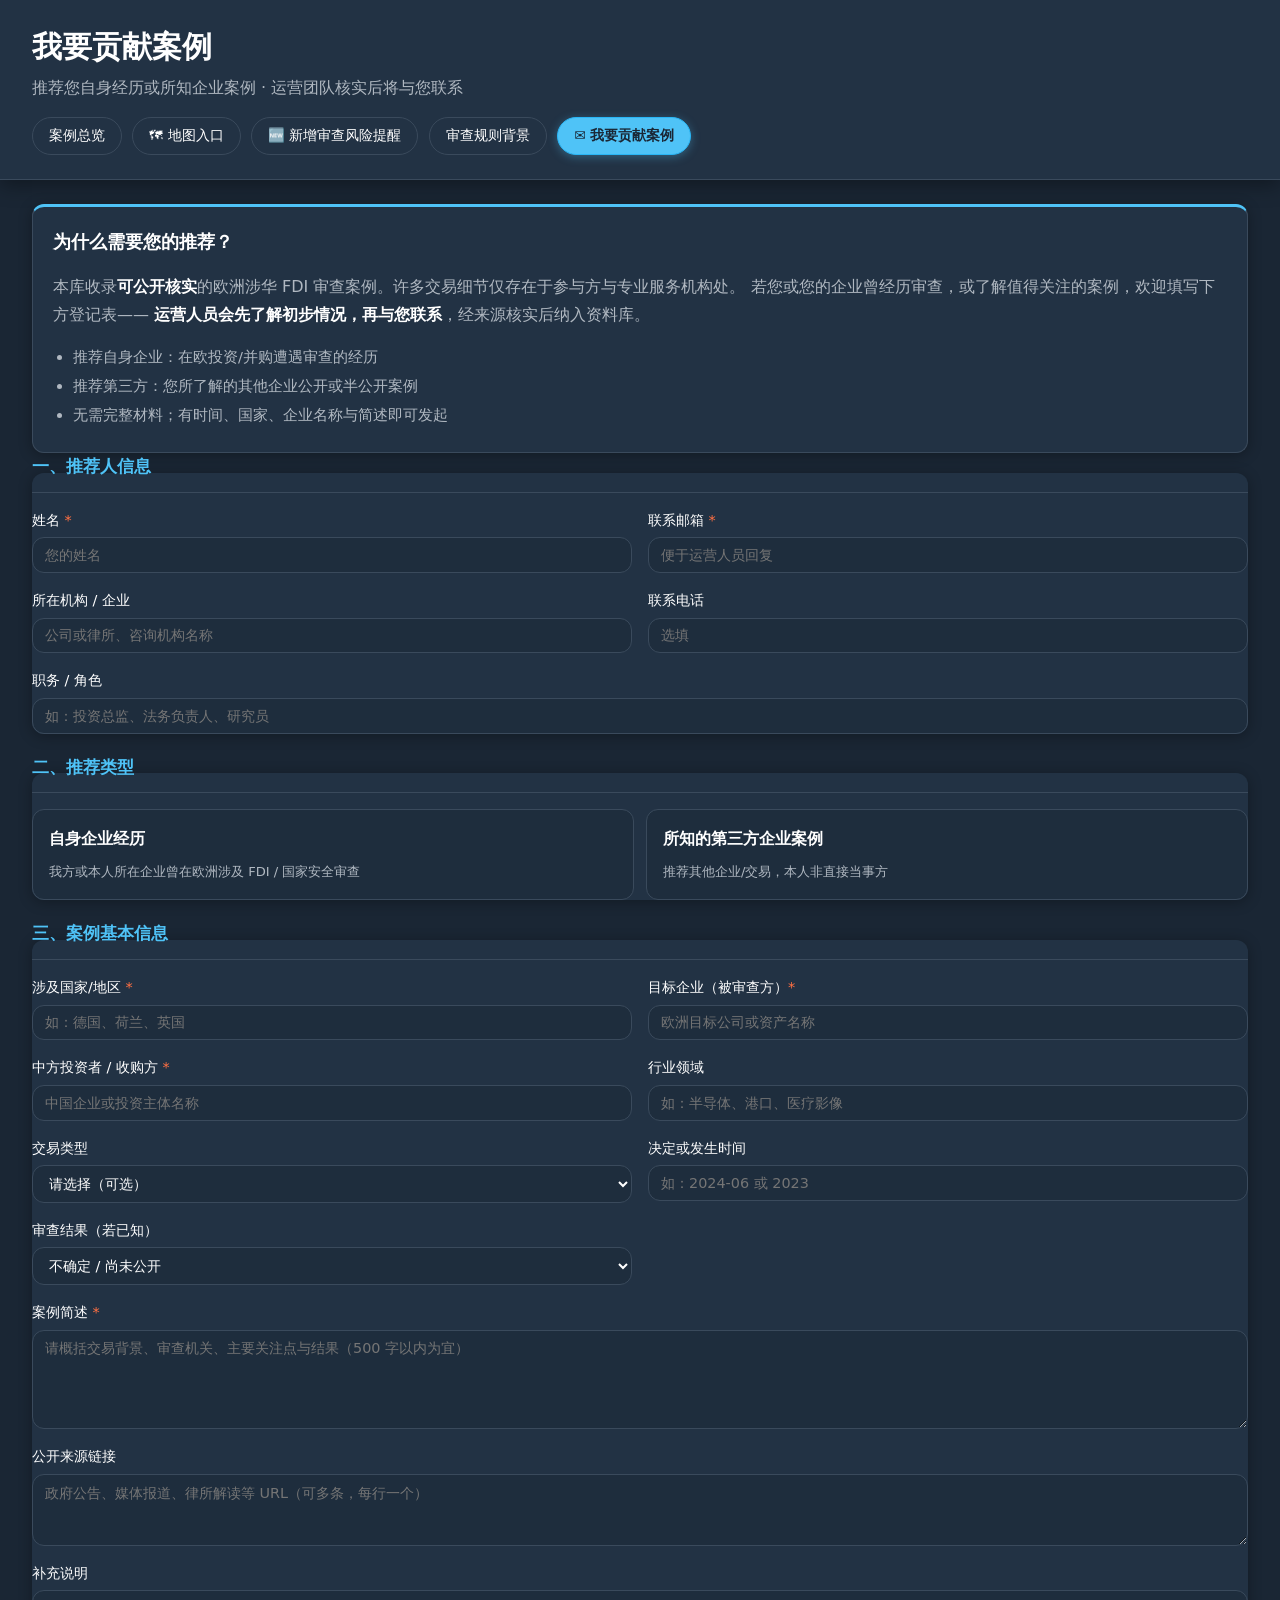
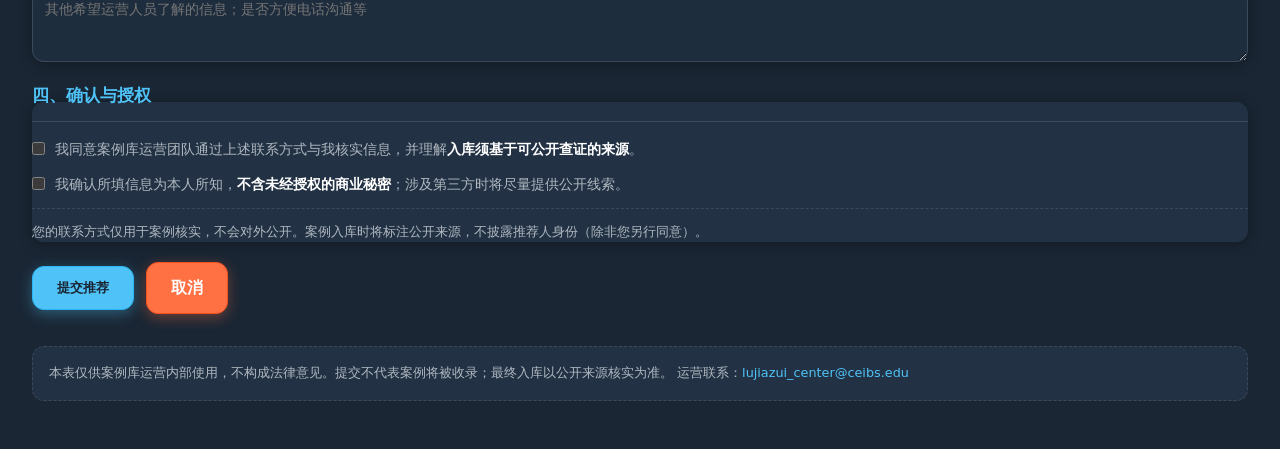
<file: web/contribute.html>
<!DOCTYPE html>
<html lang="zh-CN">
<head>
  <meta charset="UTF-8" />
  <meta name="viewport" content="width=device-width, initial-scale=1" />
  <title>我要贡献案例 — 涉华投资审查案例库</title>
  <link rel="stylesheet" href="css/styles.css?v=20260524" />
</head>
<body>
  <header class="site-header">
    <h1>我要贡献案例</h1>
    <p class="subtitle">推荐您自身经历或所知企业案例 · 运营团队核实后将与您联系</p>
    <nav class="nav-bar">
      <a href="index.html">案例总览</a>
      <a href="map.html">🗺 地图入口</a>
      <a href="review-points.html">🆕 新增审查风险提醒</a>
      <a href="policy.html">审查规则背景</a>
      <a href="contribute.html" class="active nav-contribute">✉️ 我要贡献案例</a>
    </nav>
  </header>

  <main class="container contribute-page">
    <section class="card contribute-intro">
      <h2>为什么需要您的推荐？</h2>
      <p class="contrib-lead">
        本库收录<strong>可公开核实</strong>的欧洲涉华 FDI 审查案例。许多交易细节仅存在于参与方与专业服务机构处。
        若您或您的企业曾经历审查，或了解值得关注的案例，欢迎填写下方登记表——
        <strong>运营人员会先了解初步情况，再与您联系</strong>，经来源核实后纳入资料库。
      </p>
      <ul class="contrib-bullets">
        <li>推荐自身企业：在欧投资/并购遭遇审查的经历</li>
        <li>推荐第三方：您所了解的其他企业公开或半公开案例</li>
        <li>无需完整材料；有时间、国家、企业名称与简述即可发起</li>
      </ul>
    </section>

    <div id="contrib-success" class="card contribute-success hidden">
      <h2>感谢您的推荐</h2>
      <p id="contrib-success-note">
        我们已收到您的登记信息。案例库运营团队将在<strong>核实公开来源</strong>后与您联系，进一步补充细节。通常会在 5–10 个工作日内回复。
      </p>
      <p><a class="btn-map" href="index.html">返回案例总览</a></p>
    </div>

    <p id="contrib-error" class="contrib-error hidden" role="alert"></p>

    <form id="contrib-form" class="contrib-form" novalidate>
      <fieldset class="card contrib-fieldset">
        <legend>一、推荐人信息</legend>
        <div class="contrib-grid">
          <label class="contrib-field">
            <span>姓名 <em>*</em></span>
            <input type="text" name="submitter_name" required autocomplete="name" placeholder="您的姓名" />
          </label>
          <label class="contrib-field">
            <span>联系邮箱 <em>*</em></span>
            <input type="email" name="submitter_email" required autocomplete="email" placeholder="便于运营人员回复" />
          </label>
          <label class="contrib-field">
            <span>所在机构 / 企业</span>
            <input type="text" name="submitter_org" autocomplete="organization" placeholder="公司或律所、咨询机构名称" />
          </label>
          <label class="contrib-field">
            <span>联系电话</span>
            <input type="tel" name="submitter_phone" autocomplete="tel" placeholder="选填" />
          </label>
          <label class="contrib-field contrib-field-full">
            <span>职务 / 角色</span>
            <input type="text" name="submitter_role" placeholder="如：投资总监、法务负责人、研究员" />
          </label>
        </div>
      </fieldset>

      <fieldset class="card contrib-fieldset">
        <legend>二、推荐类型</legend>
        <div class="contrib-radio-group">
          <label class="contrib-radio">
            <input type="radio" name="relation_type" value="self" required />
            <span class="contrib-radio-box">
              <strong>自身企业经历</strong>
              <small>我方或本人所在企业曾在欧洲涉及 FDI / 国家安全审查</small>
            </span>
          </label>
          <label class="contrib-radio">
            <input type="radio" name="relation_type" value="third_party" />
            <span class="contrib-radio-box">
              <strong>所知的第三方企业案例</strong>
              <small>推荐其他企业/交易，本人非直接当事方</small>
            </span>
          </label>
        </div>
      </fieldset>

      <fieldset class="card contrib-fieldset">
        <legend>三、案例基本信息</legend>
        <div class="contrib-grid">
          <label class="contrib-field">
            <span>涉及国家/地区 <em>*</em></span>
            <input type="text" name="country" required placeholder="如：德国、荷兰、英国" />
          </label>
          <label class="contrib-field">
            <span>目标企业（被审查方）<em>*</em></span>
            <input type="text" name="target_company" required placeholder="欧洲目标公司或资产名称" />
          </label>
          <label class="contrib-field">
            <span>中方投资者 / 收购方 <em>*</em></span>
            <input type="text" name="investor" required placeholder="中国企业或投资主体名称" />
          </label>
          <label class="contrib-field">
            <span>行业领域</span>
            <input type="text" name="sector" placeholder="如：半导体、港口、医疗影像" />
          </label>
          <label class="contrib-field">
            <span>交易类型</span>
            <select name="deal_type">
              <option value="">请选择（可选）</option>
              <option>收购 / 并购</option>
              <option>少数股权</option>
              <option>绿地投资</option>
              <option>技术许可 / 合资</option>
              <option>治理权 / 股东安排</option>
              <option>其他</option>
            </select>
          </label>
          <label class="contrib-field">
            <span>决定或发生时间</span>
            <input type="text" name="decision_date" placeholder="如：2024-06 或 2023" />
          </label>
          <label class="contrib-field">
            <span>审查结果（若已知）</span>
            <select name="outcome">
              <option value="">不确定 / 尚未公开</option>
              <option>批准</option>
              <option>附条件批准</option>
              <option>禁止</option>
              <option>交易失败 / 撤回</option>
              <option>审查中</option>
              <option>政府干预</option>
            </select>
          </label>
          <label class="contrib-field contrib-field-full">
            <span>案例简述 <em>*</em></span>
            <textarea name="summary" required rows="5" maxlength="2000" placeholder="请概括交易背景、审查机关、主要关注点与结果（500 字以内为宜）"></textarea>
          </label>
          <label class="contrib-field contrib-field-full">
            <span>公开来源链接</span>
            <textarea name="sources" rows="2" placeholder="政府公告、媒体报道、律所解读等 URL（可多条，每行一个）"></textarea>
          </label>
          <label class="contrib-field contrib-field-full">
            <span>补充说明</span>
            <textarea name="notes" rows="2" placeholder="其他希望运营人员了解的信息；是否方便电话沟通等"></textarea>
          </label>
        </div>
      </fieldset>

      <fieldset class="card contrib-fieldset contrib-consent">
        <legend>四、确认与授权</legend>
        <label class="contrib-check">
          <input type="checkbox" name="consent_contact" required />
          <span>我同意案例库运营团队通过上述联系方式与我核实信息，并理解<strong>入库须基于可公开查证的来源</strong>。</span>
        </label>
        <label class="contrib-check">
          <input type="checkbox" name="consent_accuracy" required />
          <span>我确认所填信息为本人所知，<strong>不含未经授权的商业秘密</strong>；涉及第三方时将尽量提供公开线索。</span>
        </label>
        <p class="contrib-privacy">您的联系方式仅用于案例核实，不会对外公开。案例入库时将标注公开来源，不披露推荐人身份（除非您另行同意）。</p>
      </fieldset>

      <label class="contrib-honeypot" aria-hidden="true">
        <input type="text" name="_gotcha" tabindex="-1" autocomplete="off" />
      </label>

      <div class="contrib-actions">
        <button type="submit" class="btn-map" id="contrib-submit">提交推荐</button>
        <a class="btn-map btn-map-secondary" href="index.html">取消</a>
      </div>
    </form>

    <div class="disclaimer">
      本表仅供案例库运营内部使用，不构成法律意见。提交不代表案例将被收录；最终入库以公开来源核实为准。
      运营联系：<a href="mailto:lujiazui_center@ceibs.edu">lujiazui_center@ceibs.edu</a>
    </div>
  </main>

  <script type="module" src="js/contribute.js?v=20260523"></script>
</body>
</html>
</file>
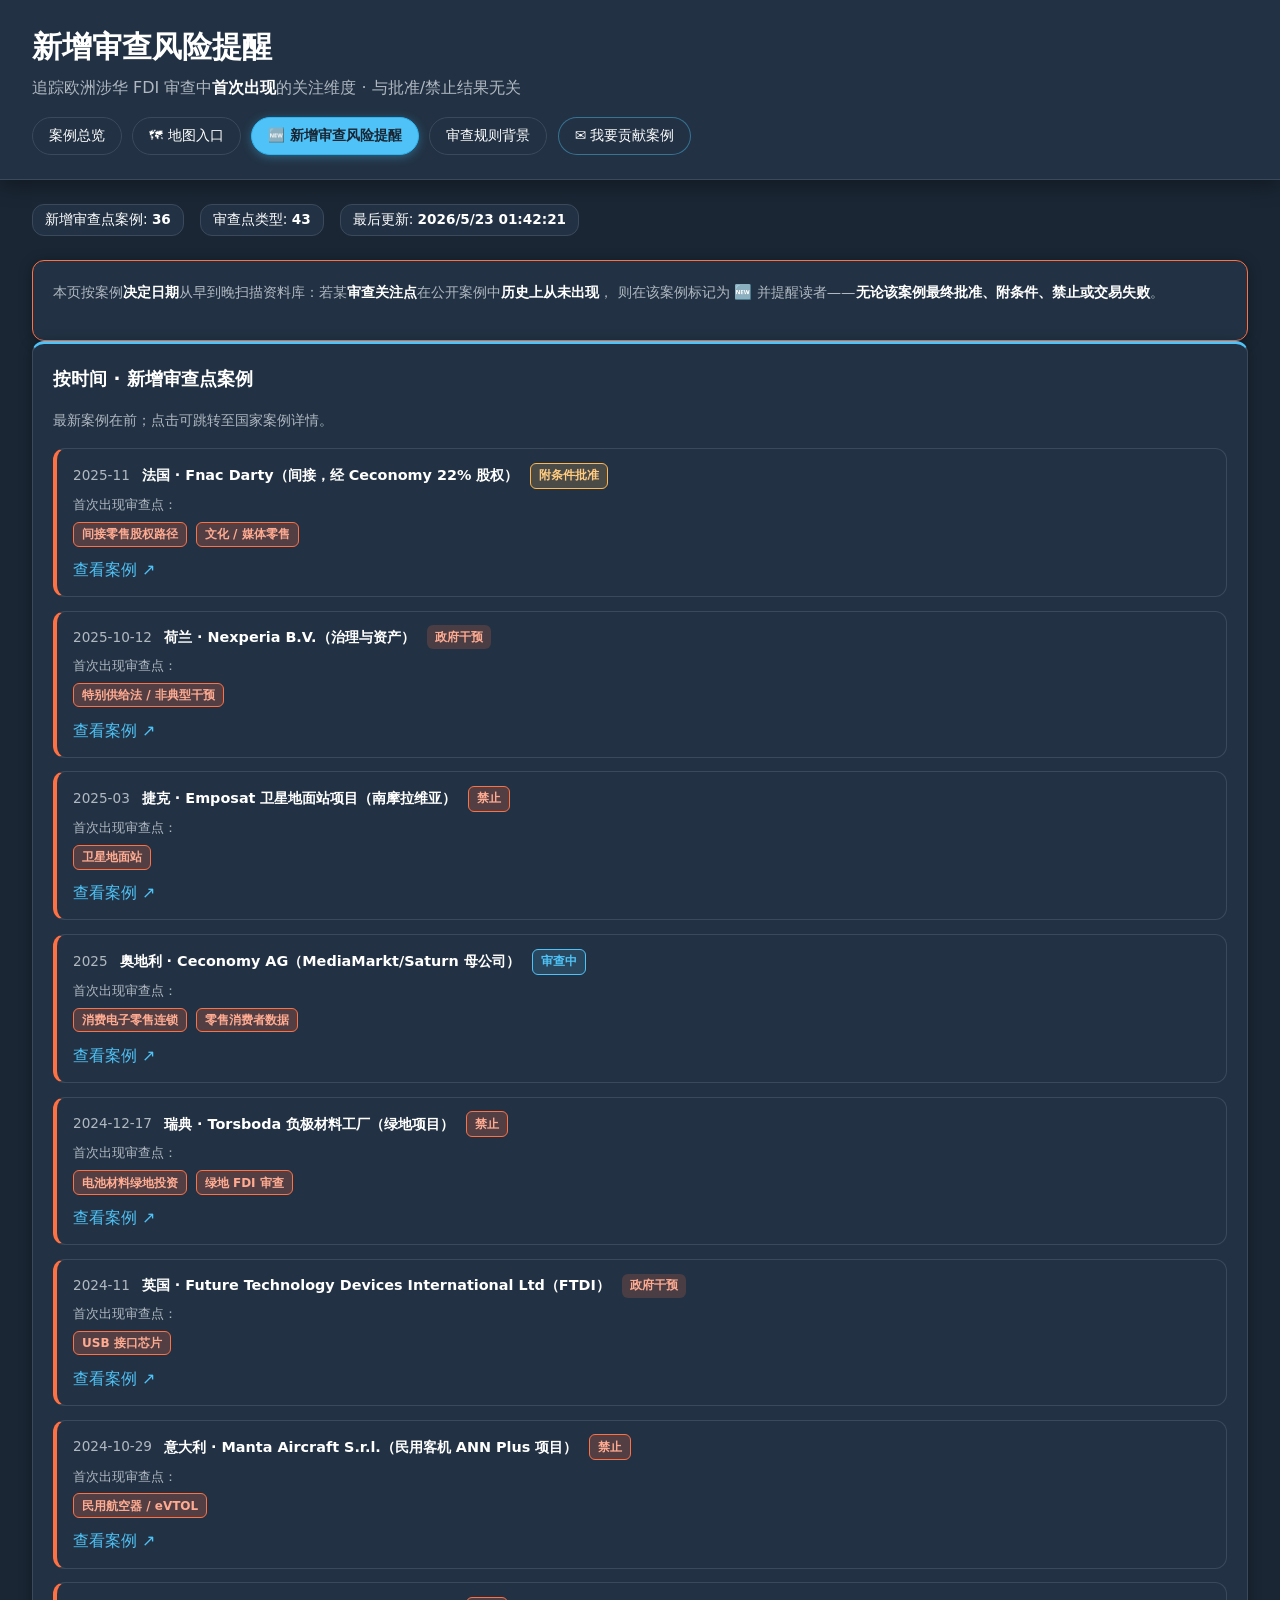
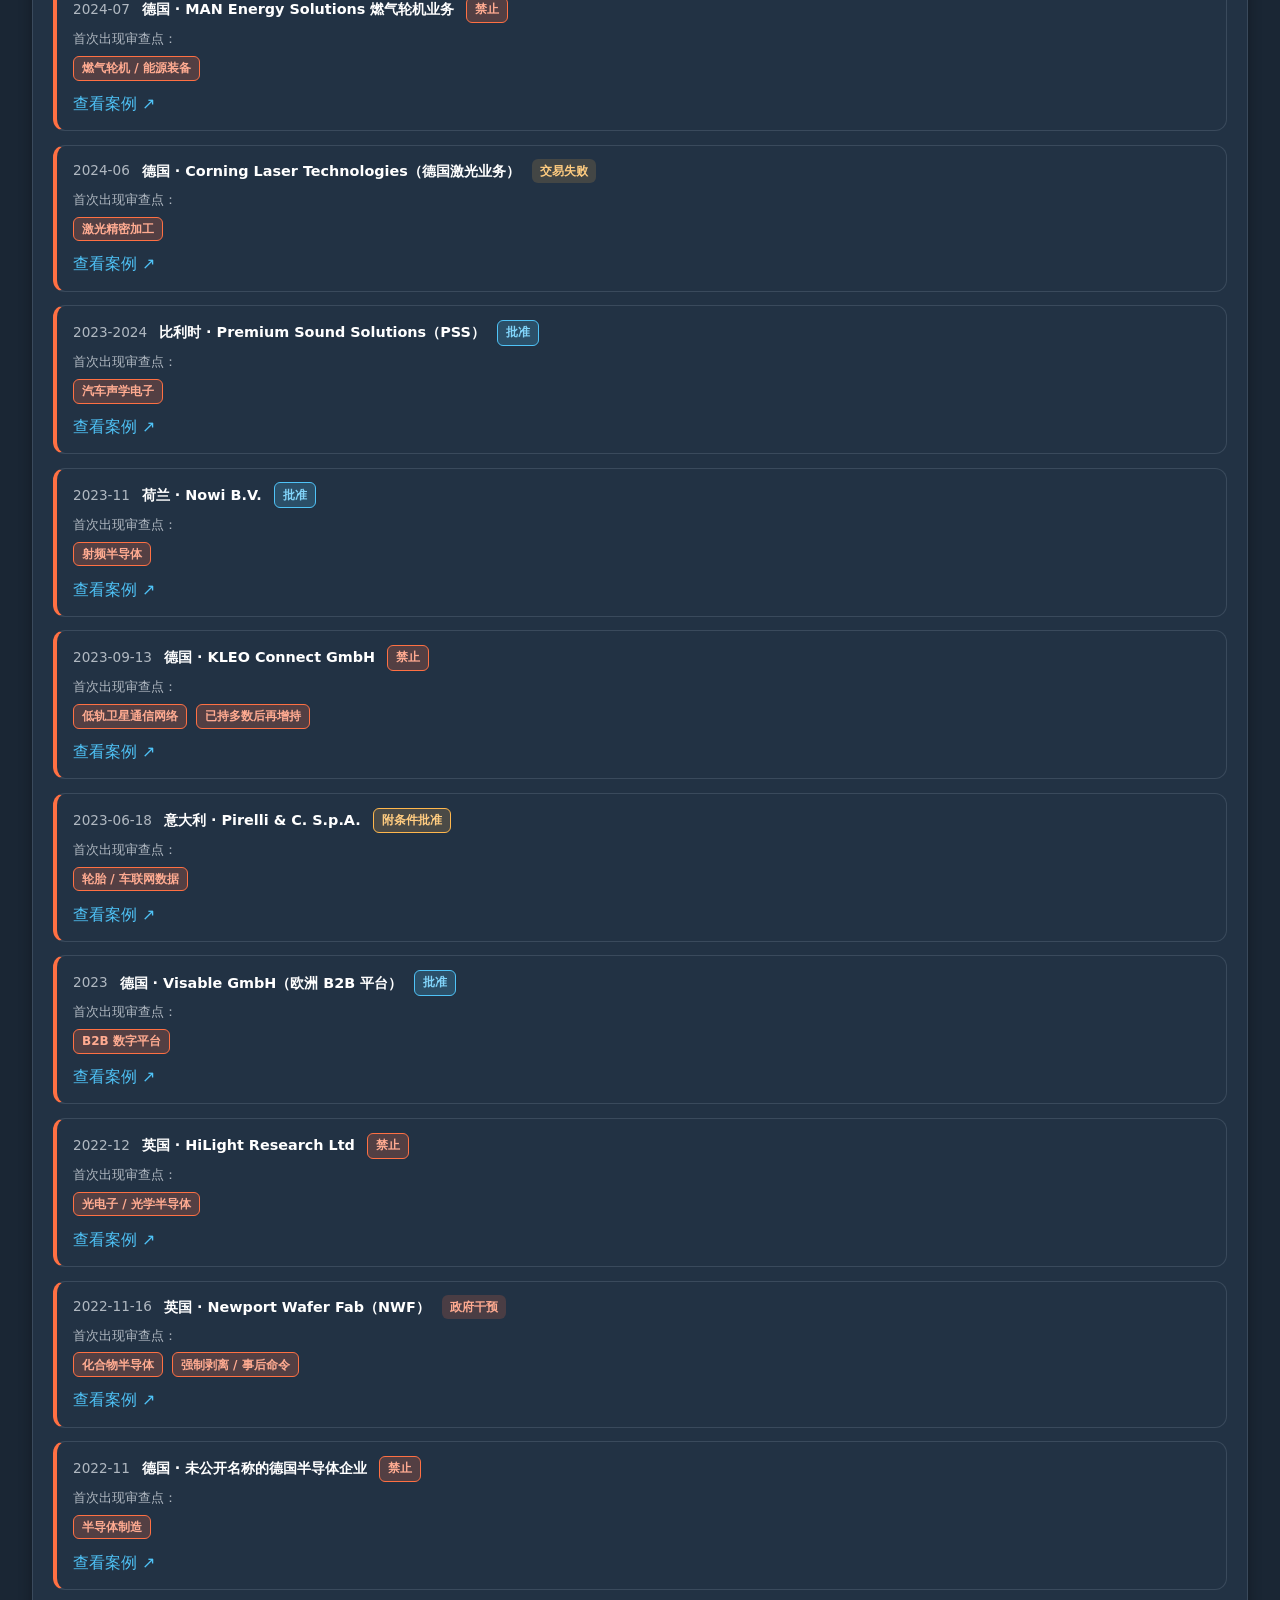
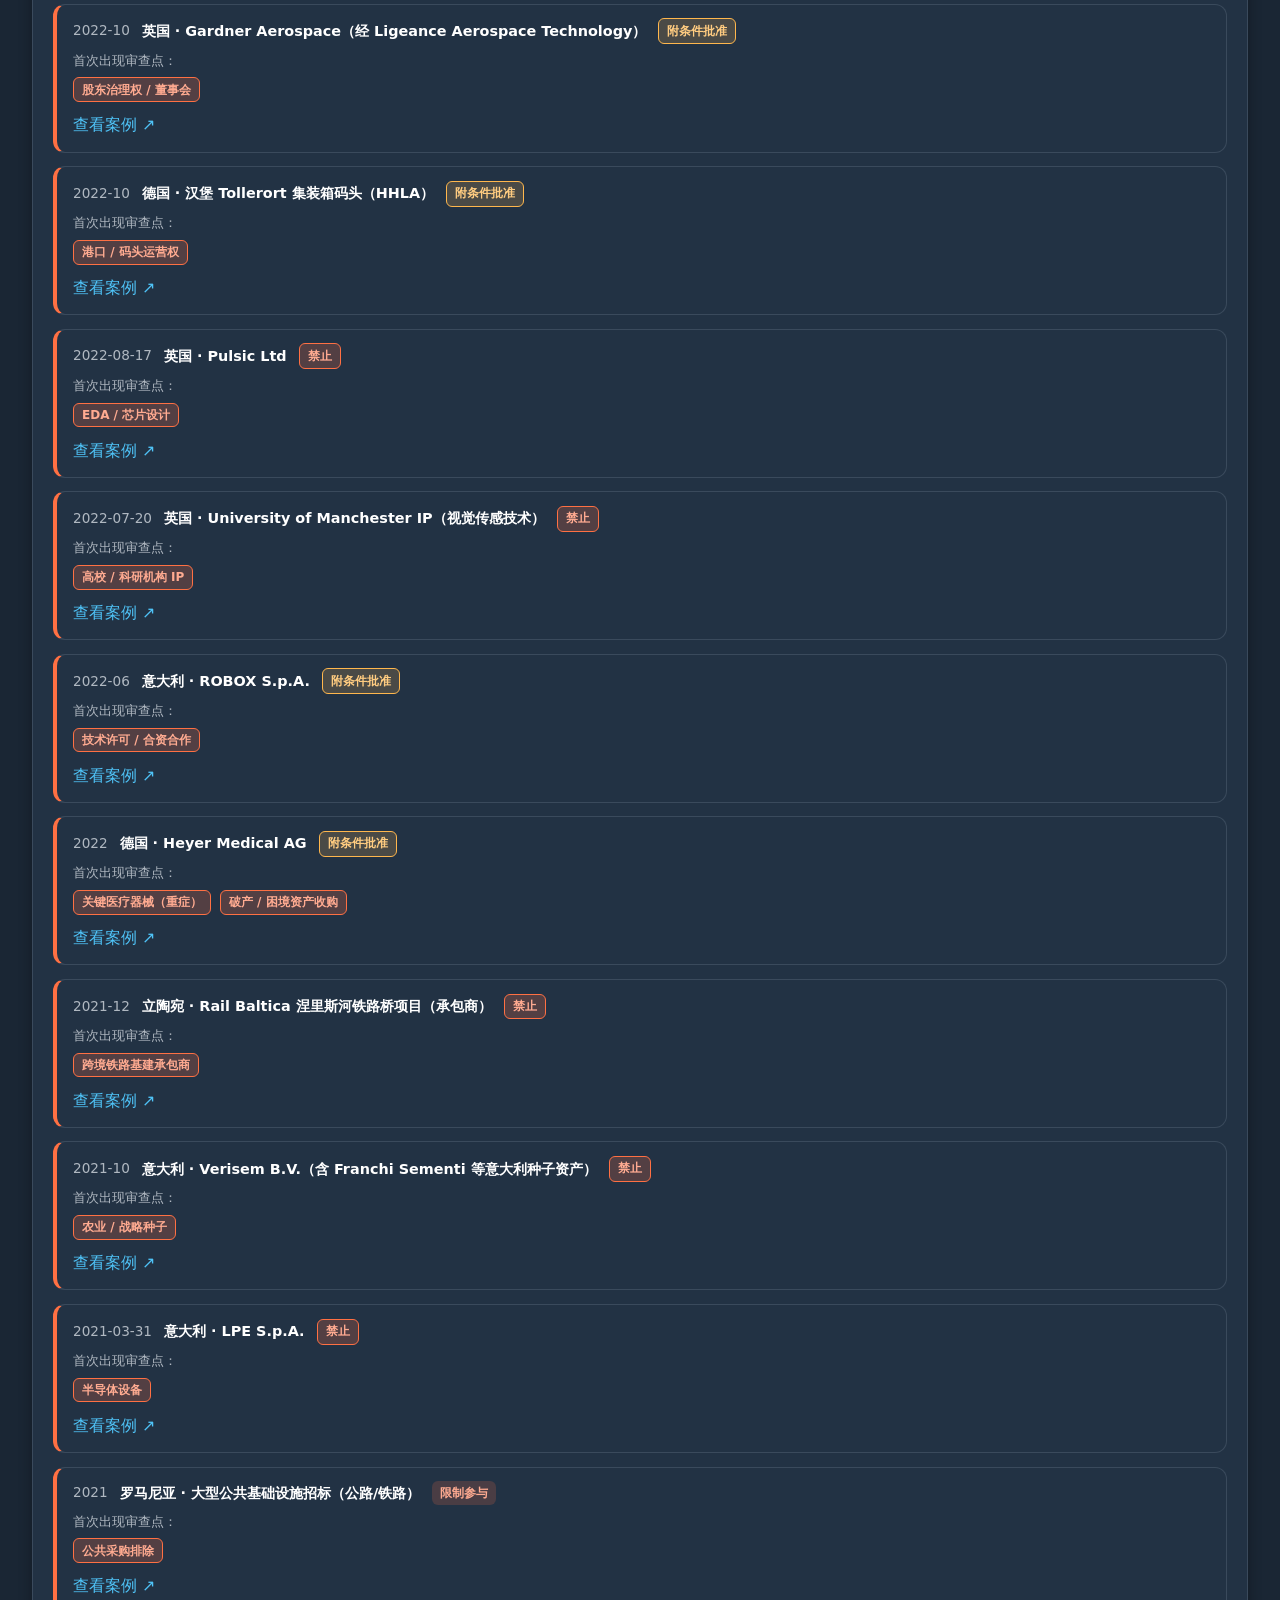
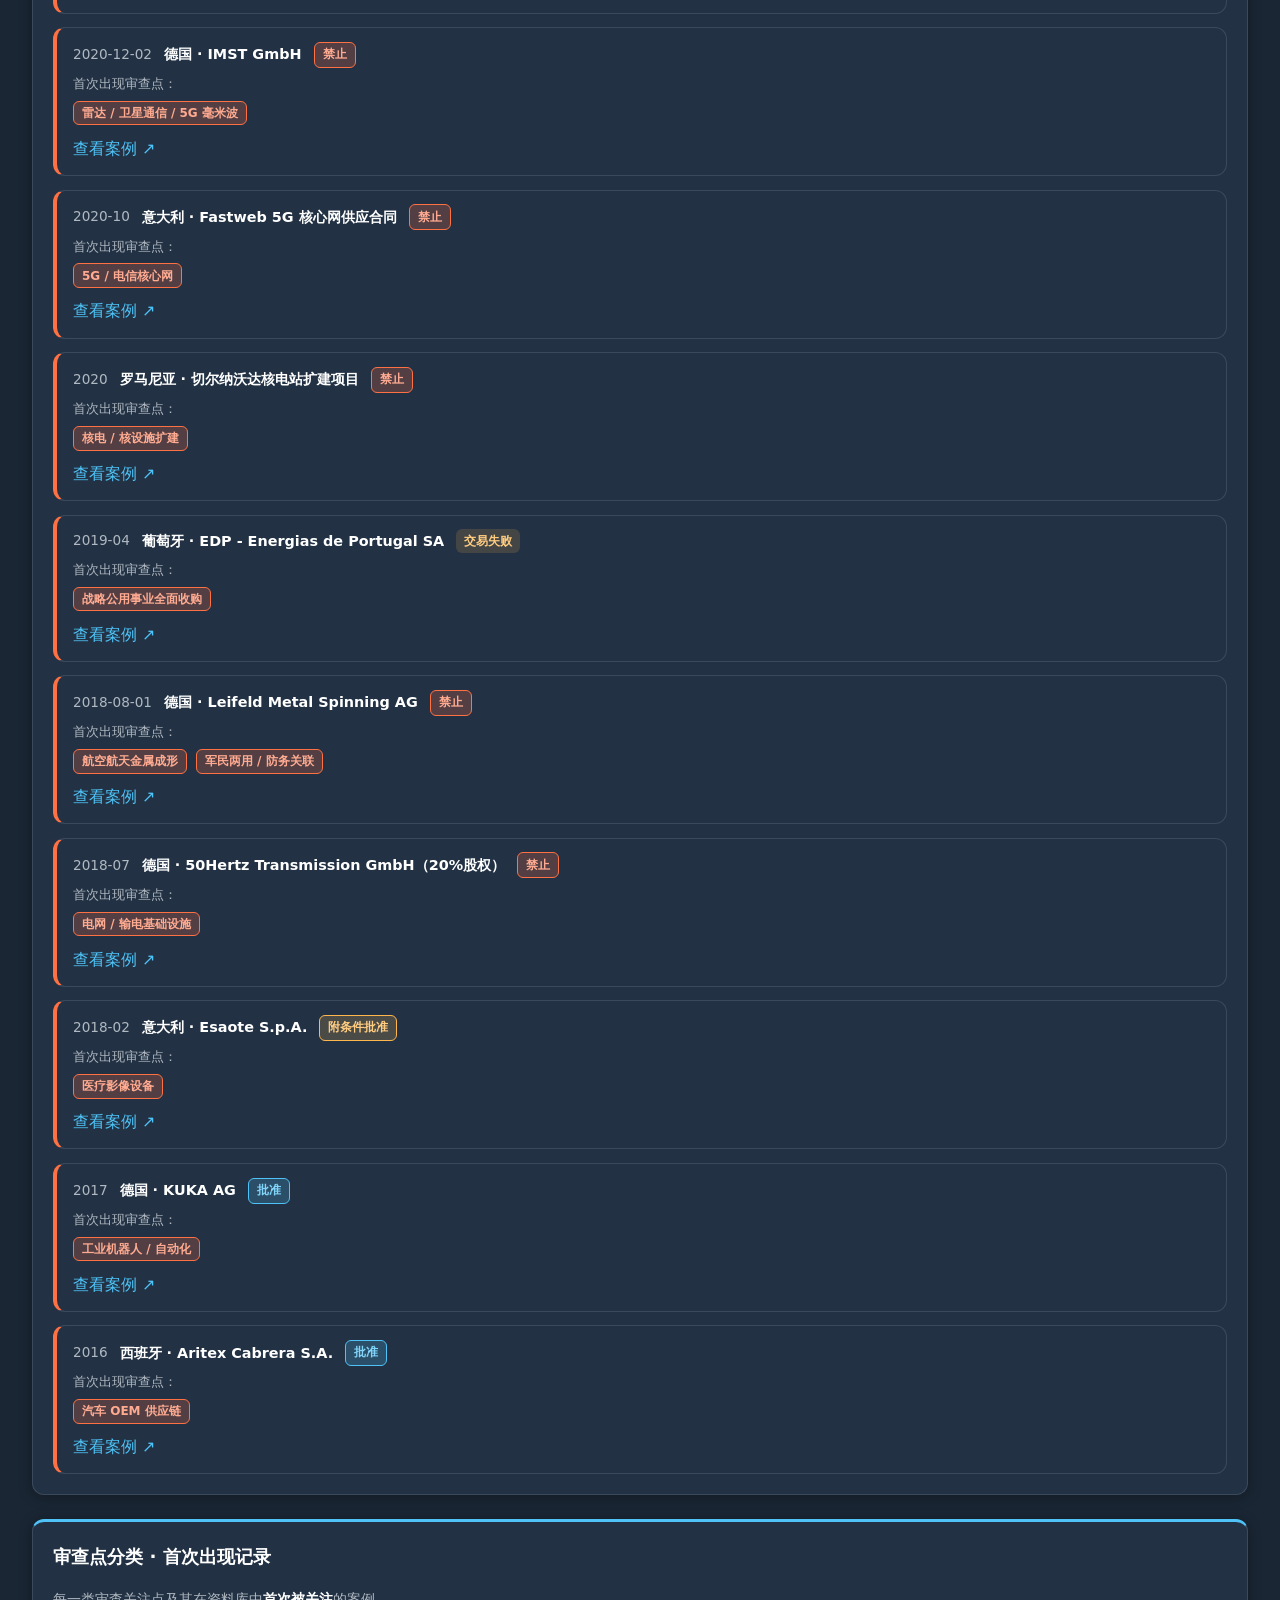
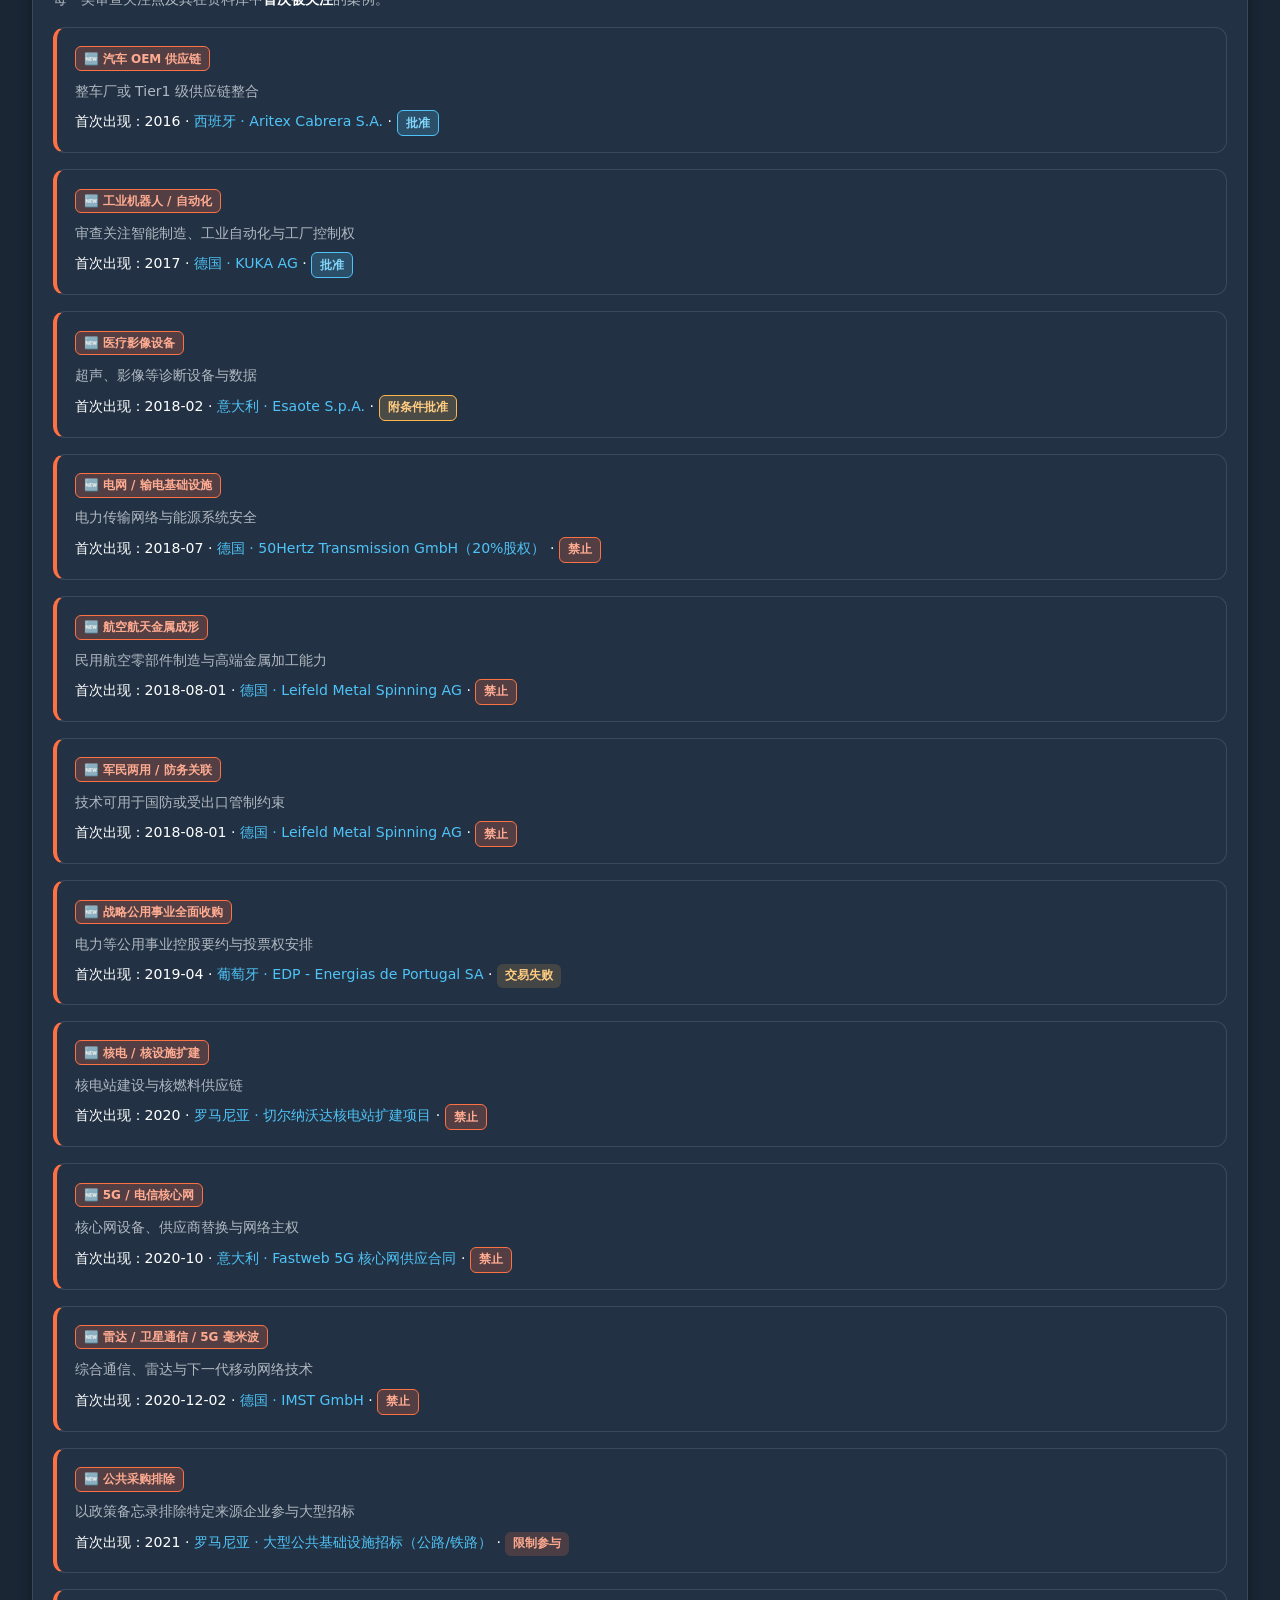
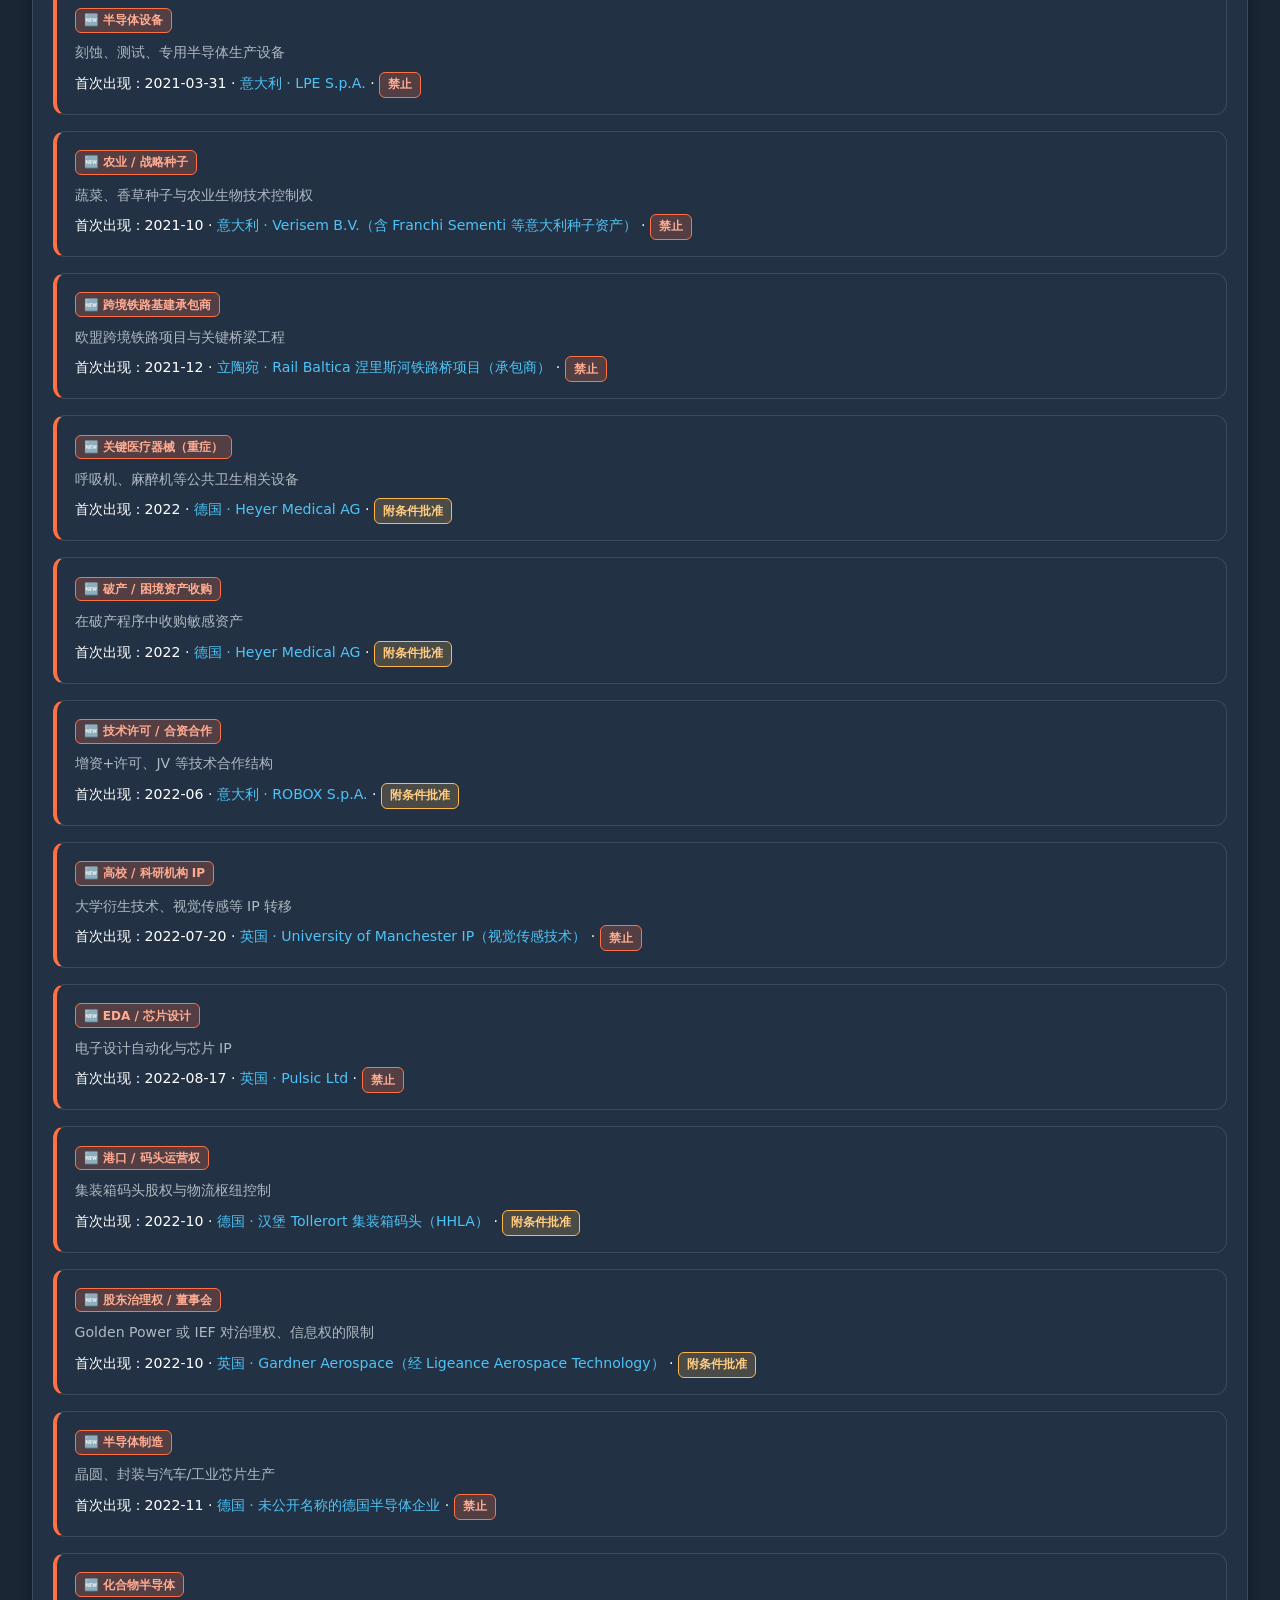
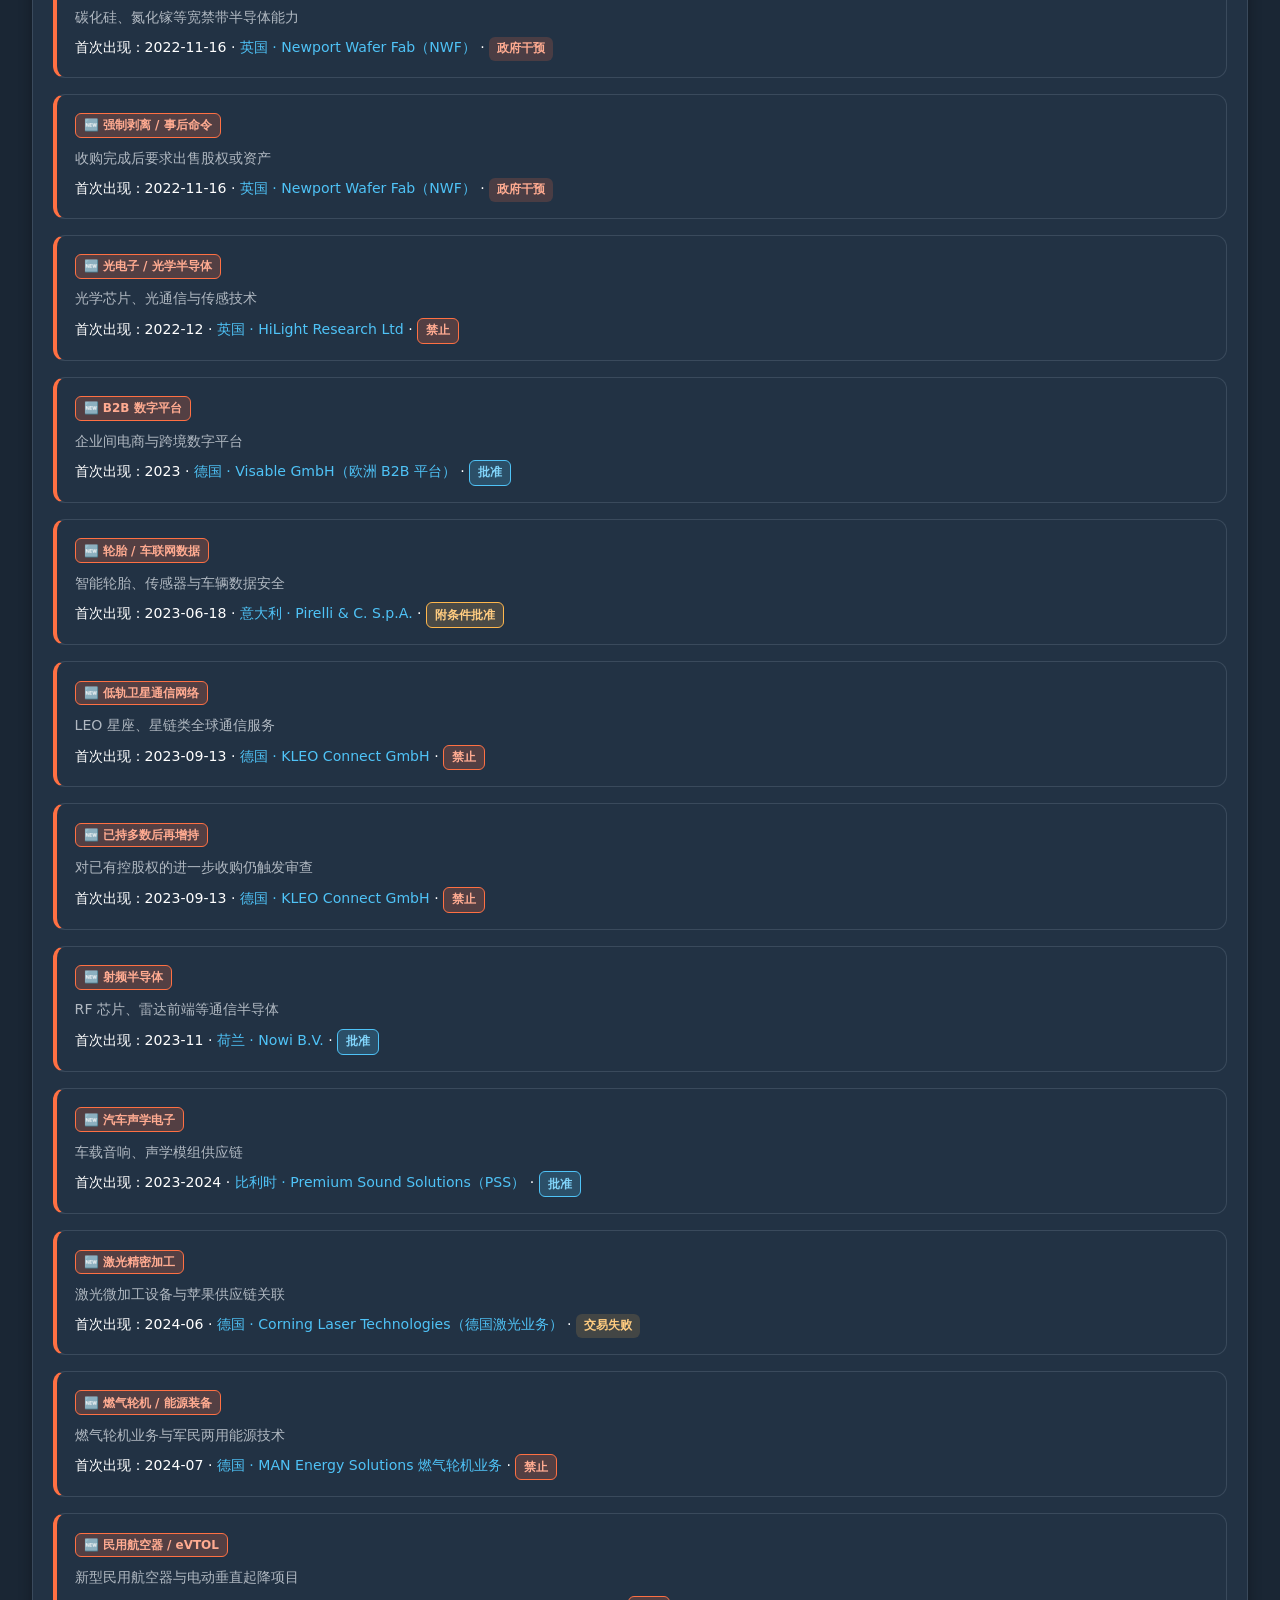
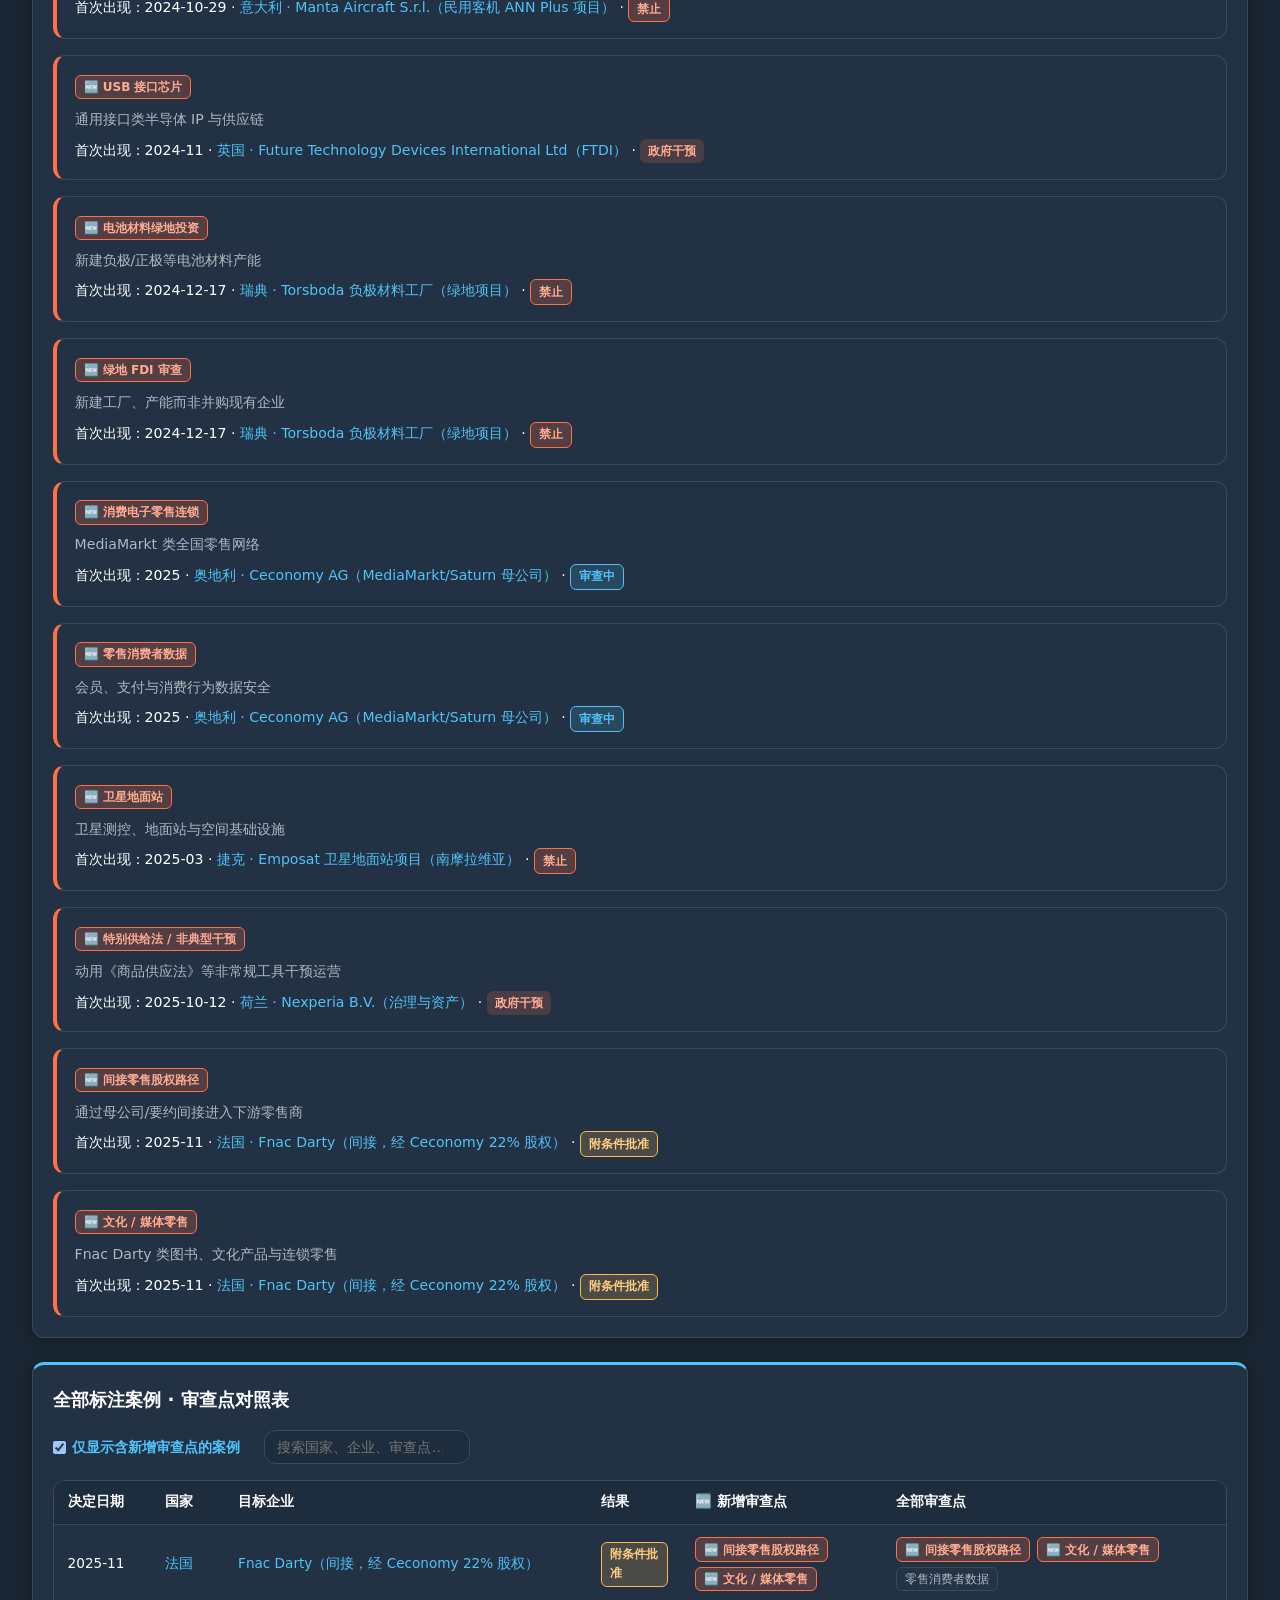
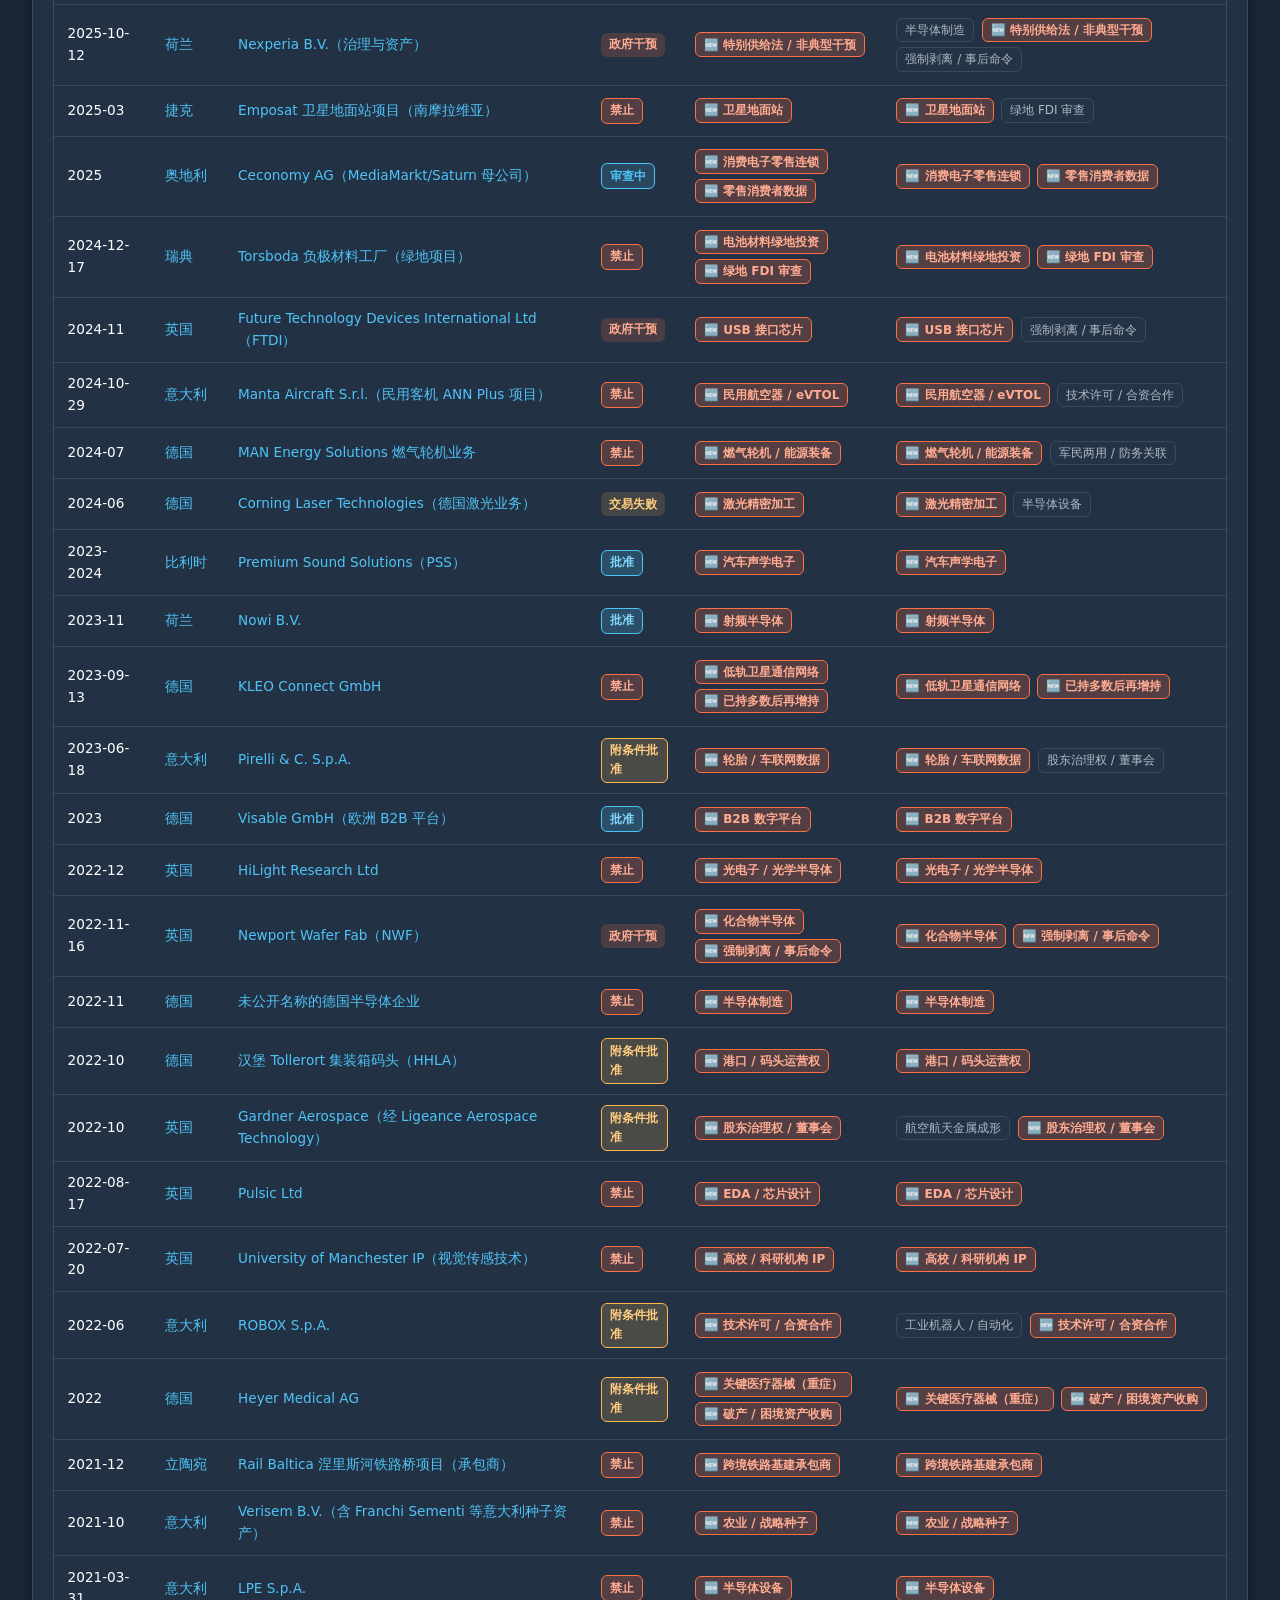
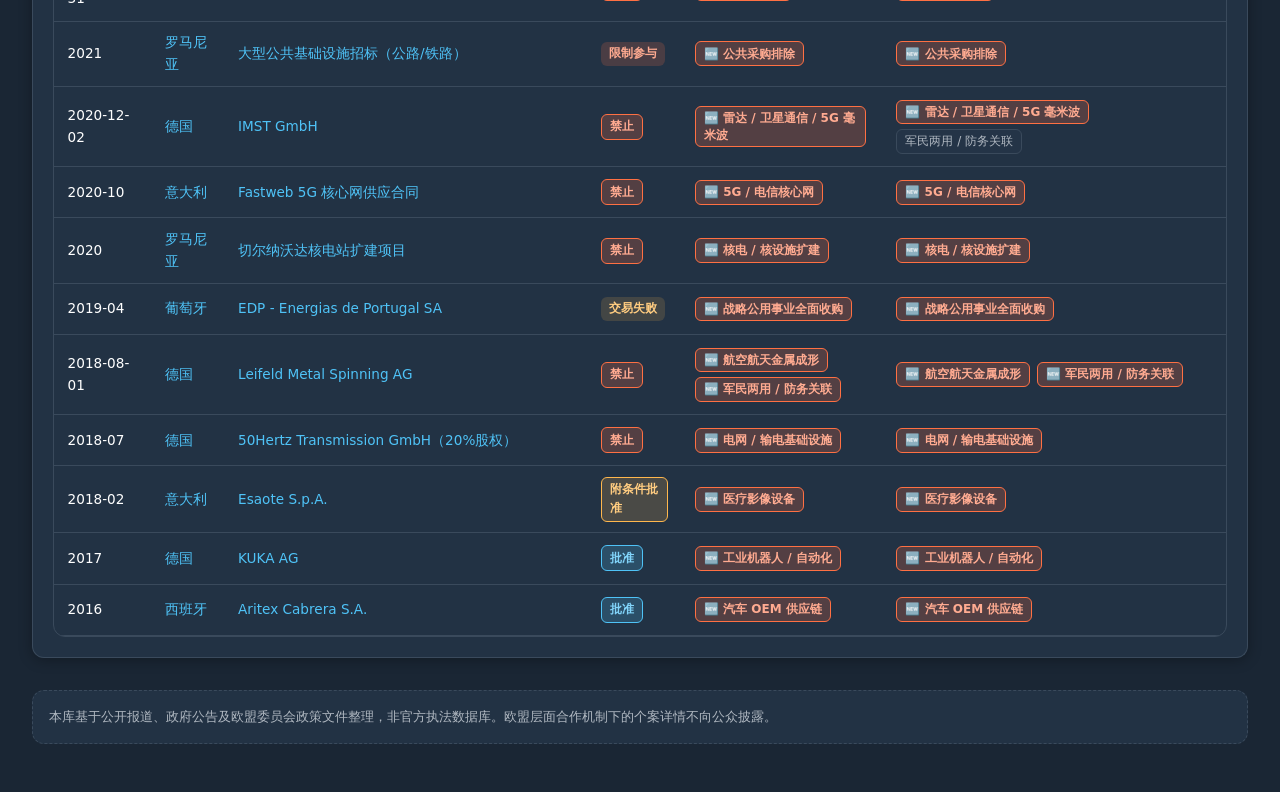
<file: web/review-points.html>
﻿<!DOCTYPE html>
<html lang="zh-CN">
<head>
  <meta charset="UTF-8" />
  <meta name="viewport" content="width=device-width, initial-scale=1" />
  <title>新增审查风险提醒 — 涉华投资审查案例库</title>
  <link rel="stylesheet" href="css/styles.css?v=20260524" />
</head>
<body>
  <header class="site-header">
    <h1>新增审查风险提醒</h1>
    <p class="subtitle">追踪欧洲涉华 FDI 审查中<strong>首次出现</strong>的关注维度 · 与批准/禁止结果无关</p>
    <nav class="nav-bar">
      <a href="index.html">案例总览</a>
      <a href="map.html">🗺 地图入口</a>
      <a href="review-points.html" class="active">🆕 新增审查风险提醒</a>
      <a href="policy.html">审查规则背景</a>
      <a href="contribute.html" class="nav-contribute">✉️ 我要贡献案例</a>
    </nav>
  </header>

  <main class="container">
    <div class="meta-bar">
      <span class="badge">新增审查点案例: <strong id="novel-case-count">—</strong></span>
      <span class="badge novel-stat-badge">审查点类型: <strong id="novel-point-types">—</strong></span>
      <span class="badge">最后更新: <strong id="last-updated">—</strong></span>
    </div>

    <section class="card novel-review-section novel-review-hero">
      <p class="novel-section-desc">
        本页按案例<strong>决定日期</strong>从早到晚扫描资料库：若某<strong>审查关注点</strong>在公开案例中<strong>历史上从未出现</strong>，
        则在该案例标记为 🆕 并提醒读者——<strong>无论该案例最终批准、附条件、禁止或交易失败</strong>。
      </p>
    </section>

    <section class="card" style="margin-bottom:1.5rem">
      <h2>按时间 · 新增审查点案例</h2>
      <p class="novel-section-desc">最新案例在前；点击可跳转至国家案例详情。</p>
      <div id="novel-review-feed" class="novel-review-feed">加载中…</div>
    </section>

    <section class="card" style="margin-bottom:1.5rem">
      <h2>审查点分类 · 首次出现记录</h2>
      <p class="novel-section-desc">每一类审查关注点及其在资料库中<strong>首次被关注</strong>的案例。</p>
      <div id="review-point-catalog" class="review-point-catalog">加载中…</div>
    </section>

    <section class="card" id="cases-table">
      <h2>全部标注案例 · 审查点对照表</h2>
      <div class="filters">
        <label class="filter-novel-only">
          <input type="checkbox" id="filter-novel-only" checked />
          仅显示含新增审查点的案例
        </label>
        <input type="search" id="filter-search" placeholder="搜索国家、企业、审查点…" />
      </div>
      <div class="table-wrap">
        <table>
          <thead>
            <tr>
              <th>决定日期</th>
              <th>国家</th>
              <th>目标企业</th>
              <th>结果</th>
              <th>🆕 新增审查点</th>
              <th>全部审查点</th>
            </tr>
          </thead>
          <tbody id="review-points-tbody"></tbody>
        </table>
      </div>
    </section>

    <div class="disclaimer" id="disclaimer-text"></div>
  </main>

  <script type="module" src="js/review-points-page.js?v=20260524"></script>
</body>
</html>
</file>
<file: web/css/styles.css>
:root {
  /* 大屏深色主题 — 深蓝灰背景 + 天空蓝/珊瑚橙强调 */
  --bg: #1A2634;
  --surface: #223244;
  --surface-alt: #243447;
  --surface2: #1E2D3D;
  --border: #3A4A5C;
  --border-accent: #4FC3F7;
  --text: #FFFFFF;
  --muted: #B0B8C1;

  --accent: #4FC3F7;
  --accent-dark: #29B6F6;
  --accent-light: rgba(79, 195, 247, 0.22);
  --accent2: #FF7043;

  /* 兼容旧变量名 */
  --mint: #4FC3F7;
  --mint-dark: #29B6F6;
  --mint-light: rgba(79, 195, 247, 0.35);
  --cream: #223244;
  --coral: #FF7043;
  --coral-dark: #F4511E;
  --coral-light: rgba(255, 112, 67, 0.28);
  --pink: var(--coral);
  --border-mint: var(--border-accent);
  --accent-coral: var(--coral);
  --success: #4FC3F7;
  --warning: #FF7043;
  --danger: #FF7043;
  --purple: #81B4D9;

  --radius: 12px;
  --shadow: 0 4px 20px rgba(0, 0, 0, 0.4);
  --shadow-card: 0 2px 14px rgba(0, 0, 0, 0.3);
  --font: "Segoe UI", "PingFang SC", "Microsoft YaHei", system-ui, sans-serif;
}

html { color-scheme: dark; }

* { box-sizing: border-box; margin: 0; padding: 0; }

body {
  font-family: var(--font);
  background: var(--bg);
  color: var(--text);
  line-height: 1.6;
  min-height: 100vh;
}

a { color: var(--accent); text-decoration: none; }
a:hover { color: #81D4FA; text-decoration: underline; }

.site-header {
  background: var(--surface);
  border-bottom: 1px solid var(--border);
  padding: 1.5rem 2rem;
  box-shadow: var(--shadow);
}

.site-header h1 {
  font-size: 1.65rem;
  font-weight: 700;
  margin-bottom: 0.25rem;
  color: var(--text);
}

.site-header .subtitle {
  color: var(--muted);
  font-size: 0.9rem;
}

.nav-bar {
  display: flex;
  gap: 0.5rem;
  flex-wrap: wrap;
  align-items: center;
  margin-top: 1rem;
}

.nav-bar a, .nav-bar span {
  padding: 0.4rem 0.85rem;
  border-radius: 999px;
  font-size: 0.82rem;
  border: 1px solid var(--border);
  background: var(--surface);
  white-space: nowrap;
  text-decoration: none;
  color: var(--text);
  flex-shrink: 0;
}

.nav-bar a:hover {
  border-color: var(--accent);
  color: var(--accent);
  text-decoration: none;
}

.nav-bar a.nav-contribute {
  border-color: rgba(79, 195, 247, 0.45);
}

.nav-bar a.active.nav-contribute {
  border-color: var(--accent-dark);
}

.nav-bar a.active {
  background: var(--accent);
  border-color: var(--accent-dark);
  color: #1A2634;
  font-weight: 600;
  text-decoration: none;
  box-shadow: 0 2px 10px rgba(79, 195, 247, 0.35);
}

.container {
  max-width: 1280px;
  margin: 0 auto;
  padding: 1.5rem 2rem 3rem;
}

.meta-bar {
  display: flex;
  flex-wrap: wrap;
  gap: 1rem;
  margin-bottom: 1.5rem;
  font-size: 0.85rem;
  color: var(--muted);
}

.meta-bar .badge {
  background: var(--cream);
  padding: 0.25rem 0.75rem;
  border-radius: var(--radius);
  border: 1px solid var(--border);
  color: var(--text);
}

.grid-2 {
  display: grid;
  grid-template-columns: 1fr 1fr;
  gap: 1.25rem;
  margin-bottom: 1.5rem;
}

@media (max-width: 900px) {
  .grid-2 { grid-template-columns: 1fr; }
}

.card {
  background: var(--surface);
  border: 1px solid var(--border);
  border-top: 3px solid var(--accent);
  border-radius: var(--radius);
  padding: 1.25rem;
  box-shadow: var(--shadow-card);
}

.card h2 {
  font-size: 1.05rem;
  margin-bottom: 1rem;
  color: var(--text);
  font-weight: 600;
}

.filters {
  display: flex;
  flex-wrap: wrap;
  align-items: center;
  gap: 0.75rem;
  margin-bottom: 1rem;
}

.filters select, .filters input {
  background: var(--surface2);
  border: 1px solid var(--border);
  color: var(--text);
  padding: 0.5rem 0.75rem;
  border-radius: var(--radius);
  font-size: 0.9rem;
}

.filters select option {
  background: var(--surface);
  color: var(--text);
}

.table-wrap {
  overflow-x: auto;
  border-radius: var(--radius);
  border: 1px solid var(--border);
}

table {
  width: 100%;
  border-collapse: collapse;
  font-size: 0.85rem;
}

th, td {
  padding: 0.65rem 0.85rem;
  text-align: left;
  border-bottom: 1px solid var(--border);
}

th {
  background: var(--surface2);
  color: var(--text);
  font-weight: 600;
  position: sticky;
  top: 0;
}

tr:hover td { background: rgba(79, 195, 247, 0.1); }

.outcome {
  display: inline-block;
  padding: 0.15rem 0.5rem;
  border-radius: 6px;
  font-size: 0.75rem;
  font-weight: 600;
}

.outcome-禁止 { background: rgba(255, 112, 67, 0.22); color: #FFAB91; border: 1px solid var(--coral); }
.outcome-附条件批准 { background: rgba(255, 183, 77, 0.18); color: #FFCC80; border: 1px solid #FFB74D; }
.outcome-批准 { background: rgba(79, 195, 247, 0.2); color: #81D4FA; border: 1px solid var(--accent); }
.outcome-机制运行 { background: rgba(129, 180, 217, 0.18); color: var(--muted); }
.outcome-政府干预 { background: rgba(255, 112, 67, 0.18); color: #FFAB91; }
.outcome-交易失败 { background: rgba(255, 183, 77, 0.15); color: #FFCC80; }
.outcome-审查中 { background: rgba(79, 195, 247, 0.15); color: #4FC3F7; border: 1px solid var(--accent); }
.outcome-无公开否决 { background: rgba(176, 184, 193, 0.12); color: var(--muted); }
.outcome-限制参与 { background: rgba(255, 112, 67, 0.18); color: #FFAB91; }

.chart-container {
  position: relative;
  height: 280px;
}

.map-hero {
  text-align: center;
  margin-bottom: 1.5rem;
}

.map-hero h2 { font-size: 1.25rem; margin-bottom: 0.5rem; }

#leaflet-map {
  width: 100%;
  height: 520px;
  border-radius: var(--radius);
  border: 1px solid var(--border);
  background: var(--surface2);
  z-index: 0;
  box-shadow: var(--shadow);
}

.map-toolbar {
  display: flex;
  flex-wrap: wrap;
  gap: 0.5rem;
  justify-content: center;
  margin-top: 1rem;
}

.map-chip {
  background: var(--accent);
  color: #1A2634;
  border: 1px solid var(--accent-dark);
  padding: 0.5rem 1rem;
  border-radius: 999px;
  font-size: 0.85rem;
  cursor: pointer;
  font-family: inherit;
  font-weight: 600;
}

.map-chip:hover { filter: brightness(1.1); }

.map-chip.secondary {
  background: var(--surface2);
  color: var(--text);
  border: 1px solid var(--border);
}

.leaflet-container {
  font-family: var(--font);
  background: var(--bg);
}

.leaflet-tooltip.map-tooltip {
  background: var(--surface);
  color: var(--text);
  border: 1px solid var(--border-accent);
  border-radius: 8px;
  font-size: 0.85rem;
  box-shadow: var(--shadow);
}

.leaflet-control-zoom a {
  background: var(--surface) !important;
  color: var(--text) !important;
  border-color: var(--border) !important;
}

.leaflet-control-attribution {
  background: rgba(26, 38, 52, 0.92) !important;
  color: var(--muted) !important;
  font-size: 0.7rem !important;
}

.leaflet-control-attribution a { color: var(--accent) !important; }

.map-legend {
  display: flex;
  justify-content: center;
  gap: 1.5rem;
  margin-top: 1rem;
  font-size: 0.85rem;
  color: var(--muted);
}

.legend-dot {
  display: inline-block;
  width: 12px;
  height: 12px;
  border-radius: 4px;
  margin-right: 0.35rem;
  vertical-align: middle;
}

.legend-has { background: var(--accent); border: 1px solid var(--accent-dark); }
.legend-none { background: var(--surface2); border: 1px solid var(--border); }
.legend-selected { background: var(--coral); border: 1px solid var(--coral-dark); }

.legend-style-hard { background: rgba(255, 112, 67, 0.75); border: 1px solid var(--coral-dark); }
.legend-style-cond { background: rgba(255, 183, 77, 0.55); border: 1px solid #FFB74D; }
.legend-style-open { background: rgba(79, 195, 247, 0.55); border: 1px solid var(--accent-dark); }
.legend-style-quiet { background: #3A4A5C; border: 1px solid #5A6A7C; }

.map-legend-styles {
  gap: 1rem 1.25rem;
  max-width: 720px;
  margin-left: auto;
  margin-right: auto;
}

.map-style-badge {
  display: inline-block;
  font-size: 0.75rem;
  font-weight: 600;
  padding: 0.2rem 0.55rem;
  border-radius: 6px;
  margin-left: 0.35rem;
  vertical-align: middle;
}

.map-style-badge.style-hard { background: rgba(255, 112, 67, 0.25); color: #FFAB91; border: 1px solid var(--coral); }
.map-style-badge.style-conditional { background: rgba(255, 183, 77, 0.2); color: #FFCC80; border: 1px solid #FFB74D; }
.map-style-badge.style-open { background: rgba(79, 195, 247, 0.2); color: #81D4FA; border: 1px solid var(--accent); }
.map-style-badge.style-quiet { background: rgba(176, 184, 193, 0.15); color: var(--muted); border: 1px solid var(--border); }
.map-style-badge.style-default { background: var(--surface2); color: var(--muted); border: 1px solid var(--border); }

/* 每周播客 */
.podcast-card {
  background: var(--surface);
  border: 1px solid var(--border-accent);
}

.podcast-header {
  display: flex;
  flex-wrap: wrap;
  align-items: center;
  justify-content: space-between;
  gap: 0.5rem;
  margin-bottom: 0.5rem;
}

.podcast-header h2 { margin: 0; font-size: 1.25rem; }

.podcast-badge {
  background: rgba(79, 195, 247, 0.2);
  color: var(--accent);
  border: 1px solid var(--accent);
}

.podcast-desc {
  font-size: 0.9rem;
  color: var(--muted);
  margin-bottom: 1rem;
}

.podcast-player-wrap.hidden,
.hidden { display: none !important; }

.podcast-meta {
  font-size: 0.9rem;
  margin-bottom: 0.75rem;
  color: var(--muted);
}

.podcast-audio {
  width: 100%;
  margin-bottom: 1rem;
  border-radius: var(--radius);
}

.podcast-script-details {
  margin-bottom: 1rem;
  font-size: 0.9rem;
}

.podcast-script-details summary {
  cursor: pointer;
  color: var(--accent);
  font-weight: 600;
  margin-bottom: 0.5rem;
}

.podcast-script {
  margin-top: 0.75rem;
  padding: 1rem;
  background: var(--surface2);
  border-radius: var(--radius);
  border: 1px solid var(--border);
  line-height: 1.75;
  font-size: 0.9rem;
  max-height: 280px;
  overflow-y: auto;
  white-space: pre-wrap;
}

.podcast-highlights {
  list-style: none;
  padding: 0;
  margin: 0;
  font-size: 0.85rem;
}

.podcast-highlights li {
  padding: 0.4rem 0;
  border-top: 1px solid var(--border);
}

.podcast-highlights li:first-child { border-top: none; }

/* 地图页：国家俚语横幅 */
.country-idiom-banner {
  display: flex;
  align-items: flex-start;
  gap: 1.25rem;
  margin-bottom: 1.25rem;
  padding: 1.25rem 1.5rem;
  background: var(--surface);
  border: 1px solid var(--border-accent);
  border-radius: var(--radius);
  box-shadow: var(--shadow-card);
  animation: idiom-fade-in 0.35s ease;
}

.country-idiom-banner.hidden {
  display: none !important;
}

@keyframes idiom-fade-in {
  from { opacity: 0; transform: translateY(-6px); }
  to { opacity: 1; transform: translateY(0); }
}

.idiom-flag-wrap {
  flex-shrink: 0;
  border-radius: 8px;
  overflow: hidden;
  box-shadow: 0 2px 8px rgba(51, 51, 51, 0.12);
  border: 1px solid var(--border);
  background: var(--surface);
}

.idiom-flag {
  display: block;
  width: 80px;
  height: auto;
  object-fit: cover;
}

.idiom-text {
  flex: 1;
  min-width: 0;
}

.idiom-country-name {
  font-size: 1.15rem;
  margin: 0 0 0.5rem;
  color: var(--text);
}

.idiom-original {
  margin: 0 0 0.5rem;
  padding: 0;
  border: none;
  font-size: 1.05rem;
  font-style: italic;
  line-height: 1.55;
  color: var(--text);
  quotes: none;
}

.idiom-zh {
  margin: 0;
  font-size: 0.95rem;
  color: var(--muted);
  line-height: 1.5;
}

@media (max-width: 560px) {
  .country-idiom-banner {
    flex-direction: column;
    align-items: center;
    text-align: center;
  }
}

/* 新增审查风险提醒 */
.novel-review-section {
  border: 1px solid var(--coral);
  background: var(--surface);
}

.review-points-promo {
  border: 1px solid var(--border-accent);
  background: var(--surface);
}

.review-point-catalog {
  display: grid;
  gap: 1rem;
}

.catalog-item {
  padding: 1rem 1.1rem;
  background: var(--surface);
  border: 1px solid var(--border);
  border-radius: var(--radius);
  border-left: 4px solid var(--coral);
}

.catalog-item-title {
  margin: 0 0 0.4rem;
  font-size: 1rem;
}

.catalog-item-desc {
  margin: 0 0 0.5rem;
  font-size: 0.88rem;
  color: var(--muted);
}

.catalog-item-case {
  margin: 0;
  font-size: 0.88rem;
}

.novel-review-header {
  display: flex;
  flex-wrap: wrap;
  align-items: center;
  justify-content: space-between;
  gap: 0.5rem;
  margin-bottom: 0.5rem;
}

.novel-review-header h2 {
  margin: 0;
  font-size: 1.35rem;
}

.novel-stat-badge {
  background: rgba(255, 112, 67, 0.18);
  border: 1px solid var(--coral);
  color: #FFAB91;
}

code {
  background: var(--surface2);
  color: var(--accent);
  padding: 0.15rem 0.4rem;
  border-radius: 4px;
  font-size: 0.85em;
}

strong { color: var(--text); }

.novel-section-foot {
  margin: 1rem 0 0;
  font-size: 0.85rem;
  text-align: center;
}

.filter-novel-only {
  display: inline-flex;
  align-items: center;
  gap: 0.4rem;
  font-size: 0.9rem;
  color: var(--accent);
  font-weight: 600;
  margin-right: 0.75rem;
  white-space: nowrap;
}

.novel-section-desc {
  font-size: 0.9rem;
  color: var(--muted);
  margin-bottom: 1rem;
}

.novel-review-feed {
  display: grid;
  gap: 0.85rem;
}

.novel-feed-item {
  padding: 0.85rem 1rem;
  background: var(--surface);
  border: 1px solid var(--border);
  border-radius: var(--radius);
  border-left: 4px solid var(--coral);
}

.novel-feed-item header {
  display: flex;
  flex-wrap: wrap;
  align-items: center;
  gap: 0.5rem 0.75rem;
  margin-bottom: 0.4rem;
  font-size: 0.9rem;
}

.novel-feed-item time {
  color: var(--muted);
  font-size: 0.85rem;
}

.novel-feed-label {
  font-size: 0.8rem;
  color: var(--muted);
  margin: 0.25rem 0;
}

.novel-feed-badges {
  display: flex;
  flex-wrap: wrap;
  gap: 0.35rem;
  margin-bottom: 0.5rem;
}

.novel-review-alert {
  margin-bottom: 1rem;
  padding: 0.85rem 1rem;
  background: rgba(255, 112, 67, 0.1);
  border: 1px solid var(--coral);
  border-radius: var(--radius);
  border-left: 4px solid var(--coral);
}

.novel-review-alert-title {
  font-weight: 600;
  margin: 0 0 0.5rem;
  color: var(--text);
  font-size: 0.95rem;
}

.novel-review-alert-list {
  margin: 0 0 0.5rem 1.1rem;
  font-size: 0.88rem;
  line-height: 1.55;
}

.novel-review-alert-note {
  margin: 0;
  font-size: 0.78rem;
  color: var(--muted);
}

.review-point-badge {
  display: inline-block;
  font-size: 0.75rem;
  padding: 0.2rem 0.5rem;
  border-radius: 6px;
  margin: 0.15rem 0.2rem 0.15rem 0;
  line-height: 1.35;
}

.review-point-new {
  background: rgba(255, 112, 67, 0.22);
  color: #FFAB91;
  border: 1px solid var(--coral);
  font-weight: 600;
}

.review-point-known {
  background: var(--surface-alt);
  color: var(--muted);
  border: 1px solid var(--border);
}

.case-review-points {
  margin: 0.75rem 0;
  font-size: 0.88rem;
  line-height: 1.6;
}

.novel-cell {
  min-width: 140px;
  max-width: 220px;
}

.muted-text {
  color: var(--muted);
  font-size: 0.85rem;
}

.country-panel {
  margin-top: 1.5rem;
}

.case-card {
  background: var(--surface2);
  border: 1px solid var(--border);
  border-radius: var(--radius);
  padding: 1rem;
  margin-bottom: 0.75rem;
  box-shadow: var(--shadow-card);
}

.case-card h3 { font-size: 1rem; margin-bottom: 0.5rem; }
.case-card .meta-row {
  display: flex;
  flex-wrap: wrap;
  gap: 0.5rem;
  font-size: 0.8rem;
  color: var(--muted);
  margin-bottom: 0.5rem;
}

.timeline {
  margin-top: 0.75rem;
  padding-left: 1rem;
  border-left: 2px solid var(--border);
}

.timeline li {
  list-style: none;
  margin-bottom: 0.35rem;
  font-size: 0.85rem;
}

.timeline .date { color: var(--accent); font-weight: 600; margin-right: 0.5rem; }

.framework-list li {
  margin-bottom: 0.75rem;
  padding-bottom: 0.75rem;
  border-bottom: 1px solid var(--border);
  list-style: none;
}

.disclaimer {
  margin-top: 2rem;
  padding: 1rem;
  background: var(--surface);
  border-radius: var(--radius);
  font-size: 0.8rem;
  color: var(--muted);
  border: 1px dashed var(--border);
}

/* —— 政策与法律框架页 —— */
.policy-page .lead {
  color: var(--muted);
  margin-bottom: 1.25rem;
  font-size: 0.95rem;
}

.policy-toc {
  margin-bottom: 1.5rem;
}

.policy-toc h2 {
  font-size: 1rem;
  margin-bottom: 0.75rem;
  color: var(--accent);
}

.policy-toc ol {
  margin-left: 1.25rem;
  font-size: 0.9rem;
}

.policy-toc a {
  color: var(--text);
}

.policy-toc a:hover {
  color: var(--accent2);
}

.policy-section {
  margin-bottom: 1.5rem;
}

.policy-section h2 {
  font-size: 1.35rem;
  margin-bottom: 1rem;
  color: var(--text);
  border-bottom: 1px solid var(--border);
  padding-bottom: 0.5rem;
}

.policy-section h3 {
  font-size: 1.05rem;
  margin: 1.25rem 0 0.75rem;
  color: var(--text);
}

.policy-section h4 {
  font-size: 0.95rem;
  margin-bottom: 0.5rem;
}

.policy-list {
  margin-left: 1.25rem;
  font-size: 0.9rem;
  color: var(--muted);
}

.policy-list li {
  margin-bottom: 0.4rem;
}

.policy-list.numbered {
  list-style: decimal;
}

.legal-grid {
  display: grid;
  grid-template-columns: 1fr 1fr;
  gap: 1rem;
  margin-bottom: 1rem;
}

@media (max-width: 800px) {
  .legal-grid { grid-template-columns: 1fr; }
}

.legal-card {
  background: var(--surface2);
  border: 1px solid var(--border);
  border-radius: var(--radius);
  padding: 1rem;
}

.legal-card.highlight {
  border-color: var(--coral);
  border-top: 3px solid var(--coral);
  background: rgba(255, 112, 67, 0.1);
}

.legal-ref {
  font-size: 0.8rem;
  margin-top: 0.75rem;
}

.framework-diagram {
  margin: 1rem 0 1.5rem;
  text-align: center;
}

.fw-layer {
  background: var(--surface2);
  border: 1px solid var(--border);
  border-radius: var(--radius);
  padding: 1rem;
  margin: 0 auto;
  max-width: 640px;
}

.fw-layer strong {
  display: block;
  margin-bottom: 0.35rem;
  color: var(--accent2);
}

.fw-layer span {
  font-size: 0.85rem;
  color: var(--muted);
}

.fw-arrow {
  color: var(--muted);
  font-size: 0.85rem;
  margin: 0.35rem 0;
}

.policy-table {
  width: 100%;
  border-collapse: collapse;
  font-size: 0.85rem;
  margin: 0.75rem 0;
}

.policy-table th,
.policy-table td {
  padding: 0.6rem 0.75rem;
  border: 1px solid var(--border);
  text-align: left;
}

.policy-table th {
  background: var(--surface2);
  color: var(--text);
}

.note {
  font-size: 0.85rem;
  color: var(--muted);
  margin-top: 0.5rem;
}

.trend-cards {
  display: grid;
  gap: 1rem;
  margin-bottom: 1.25rem;
}

.trend-card {
  background: var(--surface2);
  border-left: 3px solid var(--pink);
  padding: 1rem 1rem 1rem 1.25rem;
  border-radius: 0 var(--radius) var(--radius) 0;
}

.trend-year {
  display: inline-block;
  font-size: 0.75rem;
  font-weight: 700;
  color: var(--accent);
  background: rgba(79, 195, 247, 0.2);
  padding: 0.15rem 0.5rem;
  border-radius: 6px;
  margin-bottom: 0.5rem;
}

.trend-card h4 {
  margin-bottom: 0.35rem;
}

.trend-card p {
  font-size: 0.9rem;
  color: var(--muted);
}

.expert-quote {
  margin: 1rem 0;
  padding: 1rem 1.25rem;
  border-left: 4px solid var(--coral);
  background: var(--surface2);
  border-radius: 0 var(--radius) var(--radius) 0;
}

.expert-quote p {
  font-style: italic;
  margin-bottom: 0.75rem;
  color: var(--text);
  font-size: 0.95rem;
}

.expert-quote footer {
  font-size: 0.8rem;
  color: var(--muted);
}

.source-links {
  list-style: none;
  font-size: 0.9rem;
}

.source-links li {
  margin-bottom: 0.5rem;
  padding-bottom: 0.5rem;
  border-bottom: 1px solid var(--border);
}

/* —— 政策页增强：可视化与交互 —— */
.policy-hero {
  background: var(--surface);
  border-color: var(--border-accent);
}

.hero-highlights {
  display: flex;
  flex-wrap: wrap;
  gap: 0.5rem;
  margin-bottom: 1.25rem;
}

.highlight-pill {
  font-size: 0.8rem;
  padding: 0.35rem 0.85rem;
  border-radius: 999px;
  background: var(--surface2);
  border: 1px solid var(--border);
  color: var(--muted);
}

.highlight-pill.accent {
  border-color: var(--accent);
  color: var(--accent);
  background: rgba(79, 195, 247, 0.15);
}

.highlight-pill.warn {
  border-color: var(--coral);
  color: #FFAB91;
  background: rgba(255, 112, 67, 0.15);
}

.kpi-grid {
  display: grid;
  grid-template-columns: repeat(4, 1fr);
  gap: 1rem;
  margin-bottom: 1rem;
}

@media (max-width: 768px) {
  .kpi-grid { grid-template-columns: repeat(2, 1fr); }
}

.kpi-card {
  text-align: center;
  padding: 1rem;
  background: var(--surface2);
  border-radius: var(--radius);
  border: 1px solid var(--border);
  border-bottom: 3px solid var(--accent);
}

.kpi-value {
  display: block;
  font-size: 1.75rem;
  font-weight: 800;
  color: var(--accent);
  line-height: 1.2;
}

.kpi-label {
  font-size: 0.75rem;
  color: var(--muted);
  margin-top: 0.35rem;
}

.hero-tagline {
  font-size: 0.9rem;
  color: var(--muted);
  text-align: center;
}

.policy-toc-pills {
  display: flex;
  flex-wrap: wrap;
  gap: 0.5rem;
  padding: 0.85rem 1rem;
  position: sticky;
  top: 0;
  z-index: 50;
  background: rgba(26, 38, 52, 0.95);
  backdrop-filter: blur(8px);
  border: 1px solid var(--border);
  box-shadow: var(--shadow-card);
}

.policy-toc-pill {
  padding: 0.4rem 0.9rem;
  border-radius: 999px;
  font-size: 0.85rem;
  border: 1px solid var(--border);
  color: var(--muted);
  background: var(--surface2);
  text-decoration: none !important;
  transition: all 0.2s;
}

.policy-toc-pill:hover,
.policy-toc-pill.active {
  background: var(--accent);
  border-color: var(--accent-dark);
  color: #1A2634;
  font-weight: 600;
}

.section-head {
  display: flex;
  align-items: center;
  gap: 0.75rem;
  margin-bottom: 1rem;
  border-bottom: 1px solid var(--border);
  padding-bottom: 0.5rem;
}

.section-head h2 {
  margin: 0;
  border: none;
  padding: 0;
  font-size: 1.35rem;
}

.section-num {
  font-size: 0.75rem;
  font-weight: 800;
  color: var(--accent);
  background: rgba(79, 195, 247, 0.2);
  padding: 0.25rem 0.5rem;
  border-radius: 6px;
}

.policy-section .section-head + .lead {
  margin-top: 0;
}

.legal-compare-wrap .compare-toggle {
  display: block;
  margin: 0 auto 1rem;
  padding: 0.5rem 1.25rem;
  background: var(--surface2);
  border: 1px solid var(--accent);
  color: var(--accent);
  border-radius: 999px;
  cursor: pointer;
  font-family: inherit;
  font-size: 0.85rem;
}

.legal-compare-wrap .compare-toggle:hover {
  background: rgba(79, 195, 247, 0.15);
}

.legal-compare {
  display: grid;
  grid-template-columns: 1fr 1fr;
  gap: 1rem;
  transition: opacity 0.3s;
}

.legal-compare-wrap:not(.show-revised) .compare-col[data-era="2025"] {
  opacity: 0.35;
  transform: scale(0.98);
}

.legal-compare-wrap.show-revised .compare-col[data-era="2019"] {
  opacity: 0.35;
  transform: scale(0.98);
}

.legal-compare-wrap.show-revised .compare-col[data-era="2025"] {
  opacity: 1;
  transform: scale(1);
}

@media (max-width: 700px) {
  .legal-compare { grid-template-columns: 1fr; }
}

.card-badge {
  display: inline-block;
  font-size: 0.7rem;
  font-weight: 700;
  padding: 0.15rem 0.5rem;
  border-radius: 4px;
  background: var(--border);
  color: var(--muted);
  margin-bottom: 0.5rem;
}

.card-badge.new {
  background: var(--coral);
  color: #FFFFFF;
}

.check-list {
  list-style: none;
  font-size: 0.85rem;
  color: var(--muted);
}

.check-list li {
  padding: 0.35rem 0 0.35rem 1.25rem;
  position: relative;
}

.check-list li::before {
  content: "✓";
  position: absolute;
  left: 0;
  color: var(--success);
  font-weight: bold;
}

.mini-link {
  font-size: 0.8rem;
  display: inline-block;
  margin-top: 0.75rem;
}

.tool-grid {
  display: flex;
  flex-wrap: wrap;
  gap: 0.5rem;
  margin: 1rem 0;
}

.tool-grid.large {
  display: grid;
  grid-template-columns: repeat(auto-fill, minmax(140px, 1fr));
}

.tool-chip {
  font-size: 0.8rem;
  padding: 0.4rem 0.75rem;
  background: var(--surface2);
  border: 1px solid var(--border);
  border-radius: var(--radius);
  color: var(--muted);
}

.tool-icon {
  color: var(--accent-dark);
  margin-right: 0.35rem;
}

.tool-card {
  background: var(--surface2);
  border: 1px solid var(--border);
  border-radius: var(--radius);
  padding: 0.85rem;
  display: flex;
  flex-direction: column;
  gap: 0.25rem;
}

.tool-card strong { font-size: 0.9rem; }
.tool-card span { font-size: 0.75rem; color: var(--muted); }

.flow-pipeline {
  display: flex;
  flex-wrap: wrap;
  align-items: center;
  justify-content: center;
  gap: 0.25rem;
  margin: 1.25rem 0;
  padding: 1rem;
  background: var(--surface2);
  border-radius: var(--radius);
  border: 1px solid var(--border);
}

.flow-step {
  flex: 1 1 100px;
  min-width: 90px;
  text-align: center;
  padding: 0.75rem 0.5rem;
  border-radius: var(--radius);
  border: 1px solid transparent;
  transition: all 0.2s;
  cursor: default;
}

.flow-step.highlight,
.flow-step:hover {
  background: rgba(79, 195, 247, 0.15);
  border-color: var(--accent);
}

.flow-n {
  display: inline-flex;
  width: 1.5rem;
  height: 1.5rem;
  align-items: center;
  justify-content: center;
  background: var(--accent);
  color: #1A2634;
  border-radius: 50%;
  font-size: 0.75rem;
  font-weight: 700;
  margin-bottom: 0.35rem;
}

.flow-step strong {
  display: block;
  font-size: 0.8rem;
}

.flow-step small {
  font-size: 0.7rem;
  color: var(--muted);
}

.flow-arrow {
  color: var(--muted);
  font-size: 1.1rem;
  flex: 0 0 auto;
}

@media (max-width: 600px) {
  .flow-arrow { display: none; }
}

.policy-tabs {
  display: flex;
  gap: 0.5rem;
  margin-bottom: 1rem;
  flex-wrap: wrap;
}

.policy-tab {
  padding: 0.5rem 1rem;
  border: 1px solid var(--border);
  background: var(--surface2);
  color: var(--muted);
  border-radius: var(--radius);
  cursor: pointer;
  font-family: inherit;
  font-size: 0.85rem;
}

.policy-tab.active {
  background: var(--accent);
  border-color: var(--accent-dark);
  color: #1A2634;
  font-weight: 600;
}

.policy-tab-panel {
  display: none;
  animation: fadeIn 0.3s ease;
}

.policy-tab-panel.active {
  display: block;
}

@keyframes fadeIn {
  from { opacity: 0; transform: translateY(6px); }
  to { opacity: 1; transform: translateY(0); }
}

.layer-stack {
  display: flex;
  flex-direction: column;
  gap: 0.5rem;
}

.layer-card {
  padding: 1rem 1.25rem;
  border-radius: var(--radius);
  border-left: 4px solid var(--accent);
  background: var(--surface2);
}

.layer-card h4 { margin-bottom: 0.35rem; color: var(--accent); }
.layer-card p { font-size: 0.85rem; color: var(--muted); margin: 0; }

.layer-1 { border-left-color: var(--mint); }
.layer-2 { border-left-color: var(--accent); margin-left: 1rem; }
.layer-3 { border-left-color: var(--pink); margin-left: 2rem; }

.callout {
  padding: 1rem;
  border-radius: var(--radius);
  margin-bottom: 1rem;
  font-size: 0.9rem;
}

.callout-info {
  background: rgba(79, 195, 247, 0.12);
  border: 1px solid var(--border-accent);
}

.progress-bars { margin-top: 0.5rem; }

.prog-row {
  display: grid;
  grid-template-columns: 1fr 2fr auto;
  gap: 0.75rem;
  align-items: center;
  margin-bottom: 0.65rem;
  font-size: 0.8rem;
}

.prog-row label { color: var(--muted); }
.prog-row > span:last-child { color: var(--accent); font-weight: 600; min-width: 2rem; }

.prog-track {
  height: 8px;
  background: var(--border);
  border-radius: 4px;
  overflow: hidden;
}

.prog-fill {
  height: 100%;
  background: var(--accent);
  border-radius: 4px;
  transition: width 0.6s ease;
}

.prog-fill.warn { background: var(--coral); }
.prog-fill.accent { background: var(--accent); }

.chart-row { margin-bottom: 1.25rem; }

.chart-box {
  background: var(--surface);
  border: 1px solid var(--border);
  border-top: 3px solid var(--accent);
  border-radius: var(--radius);
  padding: 1rem;
  box-shadow: var(--shadow-card);
}

.policy-chart {
  height: 220px;
}

.takeaway-box {
  background: var(--surface2);
  border: 1px solid var(--border);
  border-radius: var(--radius);
  padding: 1.25rem;
}

.takeaway-box h3 {
  font-size: 1rem;
  color: var(--accent);
  margin-bottom: 0.75rem;
}

.takeaway-list {
  margin-left: 1.25rem;
  font-size: 0.9rem;
  color: var(--muted);
}

.takeaway-list li { margin-bottom: 0.5rem; }

.viz-timeline { margin: 1rem 0; }

.viz-timeline-track {
  display: flex;
  justify-content: space-between;
  gap: 0.35rem;
  margin-bottom: 1rem;
  flex-wrap: wrap;
}

.viz-timeline-item {
  flex: 1;
  min-width: 4.5rem;
  padding: 0.65rem 0.35rem;
  background: var(--surface2);
  border: 2px solid var(--border);
  border-radius: var(--radius);
  color: var(--muted);
  font-size: 0.75rem;
  cursor: pointer;
  font-family: inherit;
  transition: all 0.2s;
  line-height: 1.3;
}

.viz-timeline-item:hover,
.viz-timeline-item.active {
  border-color: var(--accent);
  background: rgba(79, 195, 247, 0.15);
  color: var(--text);
}

.viz-timeline-detail {
  min-height: 100px;
  padding: 1.25rem;
}

.viz-timeline-detail h4 {
  margin: 0.5rem 0;
  color: var(--text);
}

.viz-timeline-detail p {
  color: var(--muted);
  font-size: 0.9rem;
  margin: 0;
}

.style-matrix {
  display: grid;
  grid-template-columns: repeat(4, 1fr);
  gap: 0.75rem;
  margin: 1rem 0;
}

@media (max-width: 900px) {
  .style-matrix { grid-template-columns: repeat(2, 1fr); }
}

.matrix-cell {
  padding: 1rem;
  border-radius: var(--radius);
  border: 1px solid var(--border);
  text-align: center;
}

.matrix-cell h4 { font-size: 0.9rem; margin-bottom: 0.35rem; }
.matrix-cell p { font-size: 0.85rem; margin: 0.25rem 0; }
.matrix-cell small { font-size: 0.75rem; color: var(--muted); }

.matrix-hard { background: rgba(255, 112, 67, 0.18); border-color: var(--coral); }
.matrix-cond { background: rgba(255, 183, 77, 0.15); border-color: #FFB74D; }
.matrix-open { background: rgba(79, 195, 247, 0.15); border-color: var(--accent); }
.matrix-quiet { background: rgba(176, 184, 193, 0.12); border-color: var(--border); }

.cta-row {
  display: flex;
  flex-wrap: wrap;
  gap: 0.75rem;
  margin-top: 1rem;
}

.cta-row .btn-map { margin: 0; }

.expert-grid { display: flex; flex-direction: column; gap: 0.5rem; }

.accordion-item {
  border: 1px solid var(--border);
  border-radius: var(--radius);
  overflow: hidden;
  background: var(--surface2);
}

.accordion-trigger {
  width: 100%;
  display: grid;
  grid-template-columns: auto 1fr auto;
  gap: 0.75rem;
  align-items: center;
  padding: 1rem;
  background: transparent;
  border: none;
  color: var(--text);
  cursor: pointer;
  font-family: inherit;
  text-align: left;
}

.accordion-trigger:hover { background: rgba(79, 195, 247, 0.1); }

.expert-org {
  font-size: 0.7rem;
  font-weight: 800;
  padding: 0.2rem 0.5rem;
  border-radius: 6px;
  text-transform: uppercase;
}

.expert-org.merics { background: rgba(79, 195, 247, 0.25); color: #81D4FA; }
.expert-org.bruegel { background: rgba(129, 180, 217, 0.25); color: #B0B8C1; }
.expert-org.cer { background: rgba(255, 112, 67, 0.22); color: #FFAB91; }
.expert-org.ec { background: rgba(79, 195, 247, 0.15); color: var(--accent); border: 1px solid var(--border); }

.expert-title { font-size: 0.9rem; }

.accordion-icon {
  font-size: 0.7rem;
  color: var(--muted);
  transition: transform 0.2s;
}

.accordion-item.open .accordion-icon { transform: rotate(180deg); }

.accordion-body {
  max-height: 0;
  overflow: hidden;
  transition: max-height 0.35s ease;
  padding: 0 1rem;
}

.accordion-item.open .accordion-body {
  max-height: 320px;
  padding: 0 1rem 1rem;
}

.accordion-body blockquote {
  font-style: italic;
  color: var(--muted);
  margin: 0 0 0.75rem;
  font-size: 0.9rem;
  border-left: 3px solid var(--pink);
  padding-left: 0.75rem;
}

.source-grid {
  display: grid;
  grid-template-columns: repeat(auto-fill, minmax(200px, 1fr));
  gap: 0.75rem;
}

.source-card {
  display: flex;
  flex-direction: column;
  gap: 0.25rem;
  padding: 1rem;
  background: var(--surface2);
  border: 1px solid var(--border);
  border-radius: var(--radius);
  text-decoration: none !important;
  transition: border-color 0.2s, transform 0.2s;
}

.source-card:hover {
  border-color: var(--accent);
  transform: translateY(-2px);
  box-shadow: 0 4px 12px rgba(79, 195, 247, 0.2);
}

.source-card strong { color: var(--accent); font-size: 0.95rem; }
.source-card span { font-size: 0.8rem; color: var(--muted); }

/* 主按钮：天空蓝 */
.btn-map {
  display: inline-flex;
  align-items: center;
  gap: 0.5rem;
  background: var(--accent);
  color: #1A2634 !important;
  padding: 0.75rem 1.5rem;
  border-radius: var(--radius);
  font-weight: 600;
  text-decoration: none !important;
  margin: 1rem 0;
  border: 1px solid var(--accent-dark);
  box-shadow: 0 4px 14px rgba(79, 195, 247, 0.35);
}

.btn-map:hover {
  background: #81D4FA;
  transform: translateY(-1px);
  text-decoration: none !important;
}

/* 次要按钮：珊瑚橙 */
.btn-map-secondary {
  background: var(--coral) !important;
  border-color: var(--coral-dark) !important;
  color: #FFFFFF !important;
  box-shadow: 0 4px 14px rgba(255, 112, 67, 0.35) !important;
}

.btn-map-secondary:hover {
  background: #FF8A65 !important;
}

.empty-state {
  text-align: center;
  padding: 2rem;
  color: var(--muted);
}

/* —— 贡献案例登记表 —— */
.contribute-page .contrib-lead {
  color: var(--muted);
  line-height: 1.75;
  margin-bottom: 1rem;
}

.contrib-bullets {
  margin-left: 1.25rem;
  color: var(--muted);
  font-size: 0.92rem;
}

.contrib-bullets li { margin-bottom: 0.35rem; }

.contrib-form {
  display: flex;
  flex-direction: column;
  gap: 1.25rem;
}

.contrib-fieldset {
  border: none;
  padding: 0;
  margin: 0;
}

.contrib-fieldset legend {
  font-size: 1.05rem;
  font-weight: 600;
  color: var(--accent);
  padding: 0 0 0.75rem;
  width: 100%;
  border-bottom: 1px solid var(--border);
  margin-bottom: 1rem;
}

.contrib-grid {
  display: grid;
  grid-template-columns: 1fr 1fr;
  gap: 1rem;
}

@media (max-width: 720px) {
  .contrib-grid { grid-template-columns: 1fr; }
}

.contrib-field-full { grid-column: 1 / -1; }

.contrib-field {
  display: flex;
  flex-direction: column;
  gap: 0.35rem;
  font-size: 0.9rem;
}

.contrib-field span em {
  color: var(--coral);
  font-style: normal;
}

.contrib-field input,
.contrib-field select,
.contrib-field textarea {
  background: var(--surface2);
  border: 1px solid var(--border);
  color: var(--text);
  padding: 0.55rem 0.75rem;
  border-radius: var(--radius);
  font-family: inherit;
  font-size: 0.9rem;
  width: 100%;
}

.contrib-field input:focus,
.contrib-field select:focus,
.contrib-field textarea:focus {
  outline: none;
  border-color: var(--accent);
  box-shadow: 0 0 0 2px rgba(79, 195, 247, 0.2);
}

.contrib-field textarea { resize: vertical; min-height: 4.5rem; }

.contrib-radio-group {
  display: grid;
  gap: 0.75rem;
}

@media (min-width: 720px) {
  .contrib-radio-group { grid-template-columns: 1fr 1fr; }
}

.contrib-radio {
  display: block;
  cursor: pointer;
}

.contrib-radio input {
  position: absolute;
  opacity: 0;
  pointer-events: none;
}

.contrib-radio-box {
  display: block;
  padding: 1rem;
  border: 1px solid var(--border);
  border-radius: var(--radius);
  background: var(--surface2);
  transition: border-color 0.2s, background 0.2s;
}

.contrib-radio-box strong {
  display: block;
  margin-bottom: 0.35rem;
  color: var(--text);
}

.contrib-radio-box small {
  color: var(--muted);
  font-size: 0.82rem;
  line-height: 1.45;
}

.contrib-radio input:checked + .contrib-radio-box {
  border-color: var(--accent);
  background: rgba(79, 195, 247, 0.12);
  box-shadow: 0 0 0 1px var(--accent);
}

.contrib-radio input:focus-visible + .contrib-radio-box {
  outline: 2px solid var(--accent);
  outline-offset: 2px;
}

.contrib-consent .contrib-check {
  display: flex;
  gap: 0.65rem;
  align-items: flex-start;
  margin-bottom: 0.75rem;
  font-size: 0.9rem;
  color: var(--muted);
  cursor: pointer;
}

.contrib-check input {
  margin-top: 0.2rem;
  flex-shrink: 0;
  accent-color: var(--accent);
}

.contrib-privacy {
  font-size: 0.82rem;
  color: var(--muted);
  margin: 0.5rem 0 0;
  padding-top: 0.75rem;
  border-top: 1px dashed var(--border);
}

.contrib-actions {
  display: flex;
  flex-wrap: wrap;
  gap: 0.75rem;
  align-items: center;
}

.contrib-actions .btn-map { margin: 0; }

.contrib-error {
  padding: 0.85rem 1rem;
  background: rgba(255, 112, 67, 0.15);
  border: 1px solid var(--coral);
  border-radius: var(--radius);
  color: #FFAB91;
  margin-bottom: 1rem;
}

.contrib-success h2 { color: var(--accent); margin-bottom: 0.75rem; }

.contrib-honeypot {
  position: absolute;
  left: -9999px;
  height: 0;
  overflow: hidden;
}

.contrib-intro { border-left: 4px solid var(--accent); }

/* —— 首页趋势演示动画 —— */
.trend-hero {
  margin-bottom: 1.5rem;
  border-top-color: var(--accent);
  overflow: hidden;
}

.trend-hero.collapsed {
  display: none;
}

.trend-hero-head {
  display: flex;
  flex-wrap: wrap;
  align-items: flex-start;
  justify-content: space-between;
  gap: 1rem;
  margin-bottom: 1rem;
}

.trend-hero-head h2 {
  margin: 0 0 0.35rem;
  font-size: 1.15rem;
  color: var(--text);
}

.trend-hero-desc {
  margin: 0;
  font-size: 0.85rem;
  color: var(--muted);
}

.trend-hero-controls {
  display: flex;
  flex-wrap: wrap;
  align-items: center;
  gap: 0.5rem;
}

.trend-year-badge {
  font-size: 0.85rem;
  color: var(--muted);
  padding: 0.35rem 0.75rem;
  border: 1px solid var(--border);
  border-radius: 999px;
  background: var(--surface2);
}

.trend-year-badge strong {
  color: var(--accent);
  font-size: 1.1rem;
  margin-left: 0.25rem;
}

.trend-btn {
  padding: 0.35rem 0.85rem;
  border-radius: 999px;
  border: 1px solid var(--accent);
  background: transparent;
  color: var(--accent);
  font-family: inherit;
  font-size: 0.82rem;
  cursor: pointer;
}

.trend-btn:hover {
  background: rgba(79, 195, 247, 0.15);
}

.trend-btn-ghost {
  border-color: var(--border);
  color: var(--muted);
}

.trend-canvas-wrap {
  position: relative;
  width: 100%;
  aspect-ratio: 21 / 9;
  min-height: 200px;
  max-height: 420px;
  border-radius: var(--radius);
  overflow: hidden;
  border: 1px solid var(--border);
  background: #1A2634;
}

/* 分幕解说：左文右图 */
.trend-stage {
  display: grid;
  grid-template-columns: minmax(260px, 36%) 1fr;
  min-height: 300px;
  border-radius: var(--radius);
  overflow: hidden;
  border: 1px solid var(--border);
}

.trend-narrative {
  background: #243447;
  padding: 1.25rem 1.35rem;
  display: flex;
  flex-direction: column;
  justify-content: center;
  gap: 0.75rem;
}

.trend-scene-meta {
  display: flex;
  align-items: center;
  justify-content: space-between;
  gap: 0.75rem;
  flex-wrap: wrap;
}

.trend-scene-step {
  font-size: 0.78rem;
  color: var(--muted);
  letter-spacing: 0.02em;
}

.trend-scene-step strong {
  color: var(--accent);
  font-size: 1.05rem;
}

.trend-scene-dots {
  display: flex;
  gap: 5px;
  align-items: center;
}

.trend-dot {
  width: 7px;
  height: 7px;
  border-radius: 50%;
  background: var(--border);
  transition: background 0.2s, transform 0.2s;
}

.trend-dot.active {
  background: var(--accent);
  transform: scale(1.25);
}

.trend-scene-title {
  margin: 0;
  font-size: 1.2rem;
  line-height: 1.35;
  color: var(--text);
  font-weight: 600;
}

.trend-scene-bullets {
  margin: 0;
  padding-left: 1.15rem;
  color: var(--muted);
  font-size: 0.92rem;
  line-height: 1.65;
}

.trend-scene-bullets li {
  margin-bottom: 0.45rem;
}

.trend-scene-bullets strong {
  color: var(--text);
  font-weight: 600;
}

.trend-chart-area {
  position: relative;
  background: #1A2634;
  min-height: 260px;
}

.trend-chart-area canvas {
  display: block;
  width: 100%;
  height: 100%;
  min-height: 260px;
}

.trend-canvas-wrap canvas {
  display: block;
  width: 100%;
  height: 100%;
}

.trend-caption {
  position: absolute;
  left: 0;
  right: 0;
  bottom: 0;
  padding: 1rem 1.25rem;
  background: linear-gradient(transparent, rgba(26, 38, 52, 0.92));
  pointer-events: none;
}

.trend-caption strong {
  display: block;
  font-size: 1rem;
  color: var(--text);
  margin-bottom: 0.25rem;
}

.trend-caption span {
  font-size: 0.82rem;
  color: var(--muted);
}

.trend-progress-track {
  height: 3px;
  background: var(--border);
  border-radius: 2px;
  margin-top: 0.75rem;
  overflow: hidden;
}

#trend-progress-fill {
  height: 100%;
  width: 0%;
  background: linear-gradient(90deg, var(--accent), var(--coral));
  transition: width 0.15s linear;
}

.trend-collapsed-bar {
  margin: 0 0 1.25rem;
  text-align: center;
}

.trend-collapsed-bar .trend-btn {
  background: rgba(79, 195, 247, 0.12);
}

@media (max-width: 720px) {
  .trend-stage {
    grid-template-columns: 1fr;
  }
  .trend-narrative {
    padding: 1rem 1.1rem;
  }
  .trend-scene-title {
    font-size: 1.05rem;
  }
  .trend-chart-area {
    min-height: 220px;
  }
}

@media (min-width: 1200px) {
  .trend-stage {
    min-height: 340px;
  }
  .trend-chart-area {
    min-height: 320px;
  }
  .trend-hero-head h2 { font-size: 1.25rem; }
  .trend-scene-title { font-size: 1.35rem; }
}

/* 大屏展示优化 */
@media (min-width: 1200px) {
  .container { max-width: 1400px; }
  .site-header h1 { font-size: 1.85rem; }
  .site-header .subtitle { font-size: 1rem; }
  .card h2 { font-size: 1.15rem; }
  .chart-container { height: 320px; }
  .policy-chart { height: 260px; }
  #leaflet-map { height: 580px; }
  .kpi-value { font-size: 2rem; }
  .nav-bar {
    flex-wrap: nowrap;
    gap: 0.65rem;
  }
  .nav-bar a, .nav-bar span {
    font-size: 0.85rem;
    padding: 0.45rem 1rem;
  }
}
</file>
